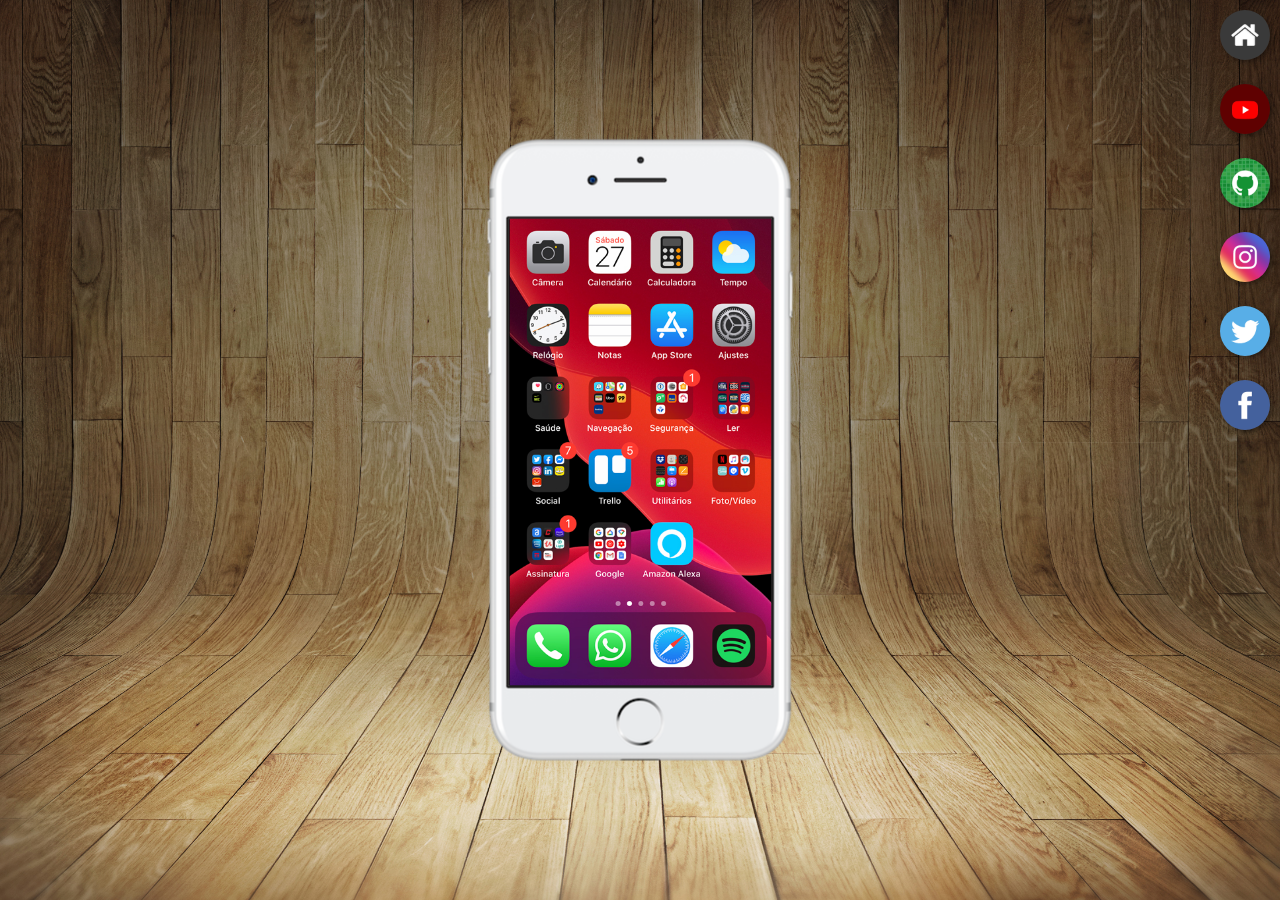
<file: index.html>
<!DOCTYPE html>
<html lang="pt-br">
<head>
    <meta charset="UTF-8">
    <meta name="viewport" content="width=device-width, initial-scale=1.0">
    <link rel="shortcut icon" href="../../Exercícios/ex017/images/favicon.ico" type="image/x-icon">
    <link rel="stylesheet" href="styles/style.css">
    <title>Projeto redes sociais</title>
</head>
<body>
    <main>
        <section id="iphone">
            <iframe src="home.html" name="tela" id="tela" frameborder="0"></iframe>
        </section>
        <section id="botoes">
            <a href="home.html" target="tela"><img src="images/logo-home.jpg" alt="Home"></a> <br>
            <a href="youtube.html" target="tela"><img src="images/logo-youtube.jpg" alt="YouTube"></a> <br>
            <a href="github.html" target="tela"><img src="images/logo-github.jpg" alt="GitHub"></a> <br>
            <a href="instagram.html" target="tela"><img src="images/logo-instagram.jpg" alt="Instagram"></a> <br>
            <a href="twitter.html" target="tela"><img src="images/logo-twitter.jpg" alt="Twitter"></a> <br>
            <a href="facebook.html" target="tela"><img src="images/logo-facebook.jpg" alt="Facebook"></a>
        </section>
    </main>
</body>
</html>
</file>
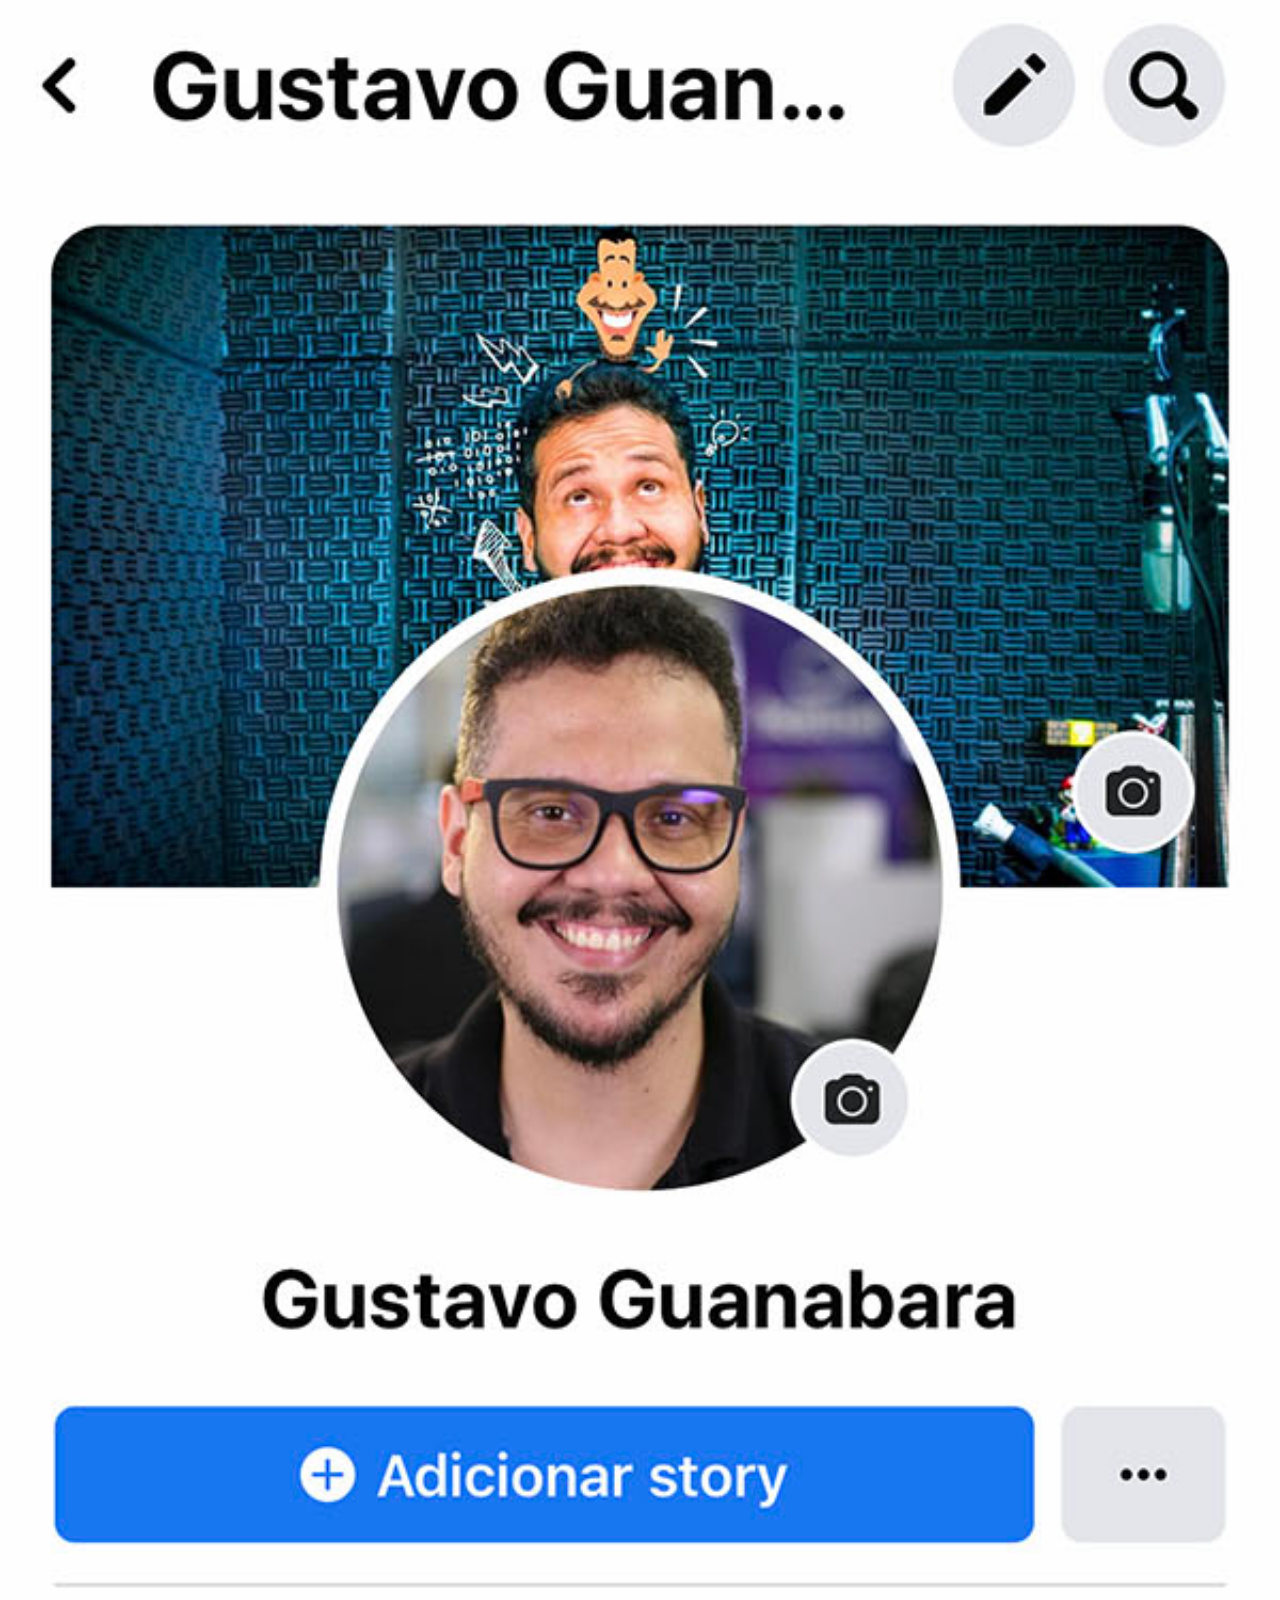
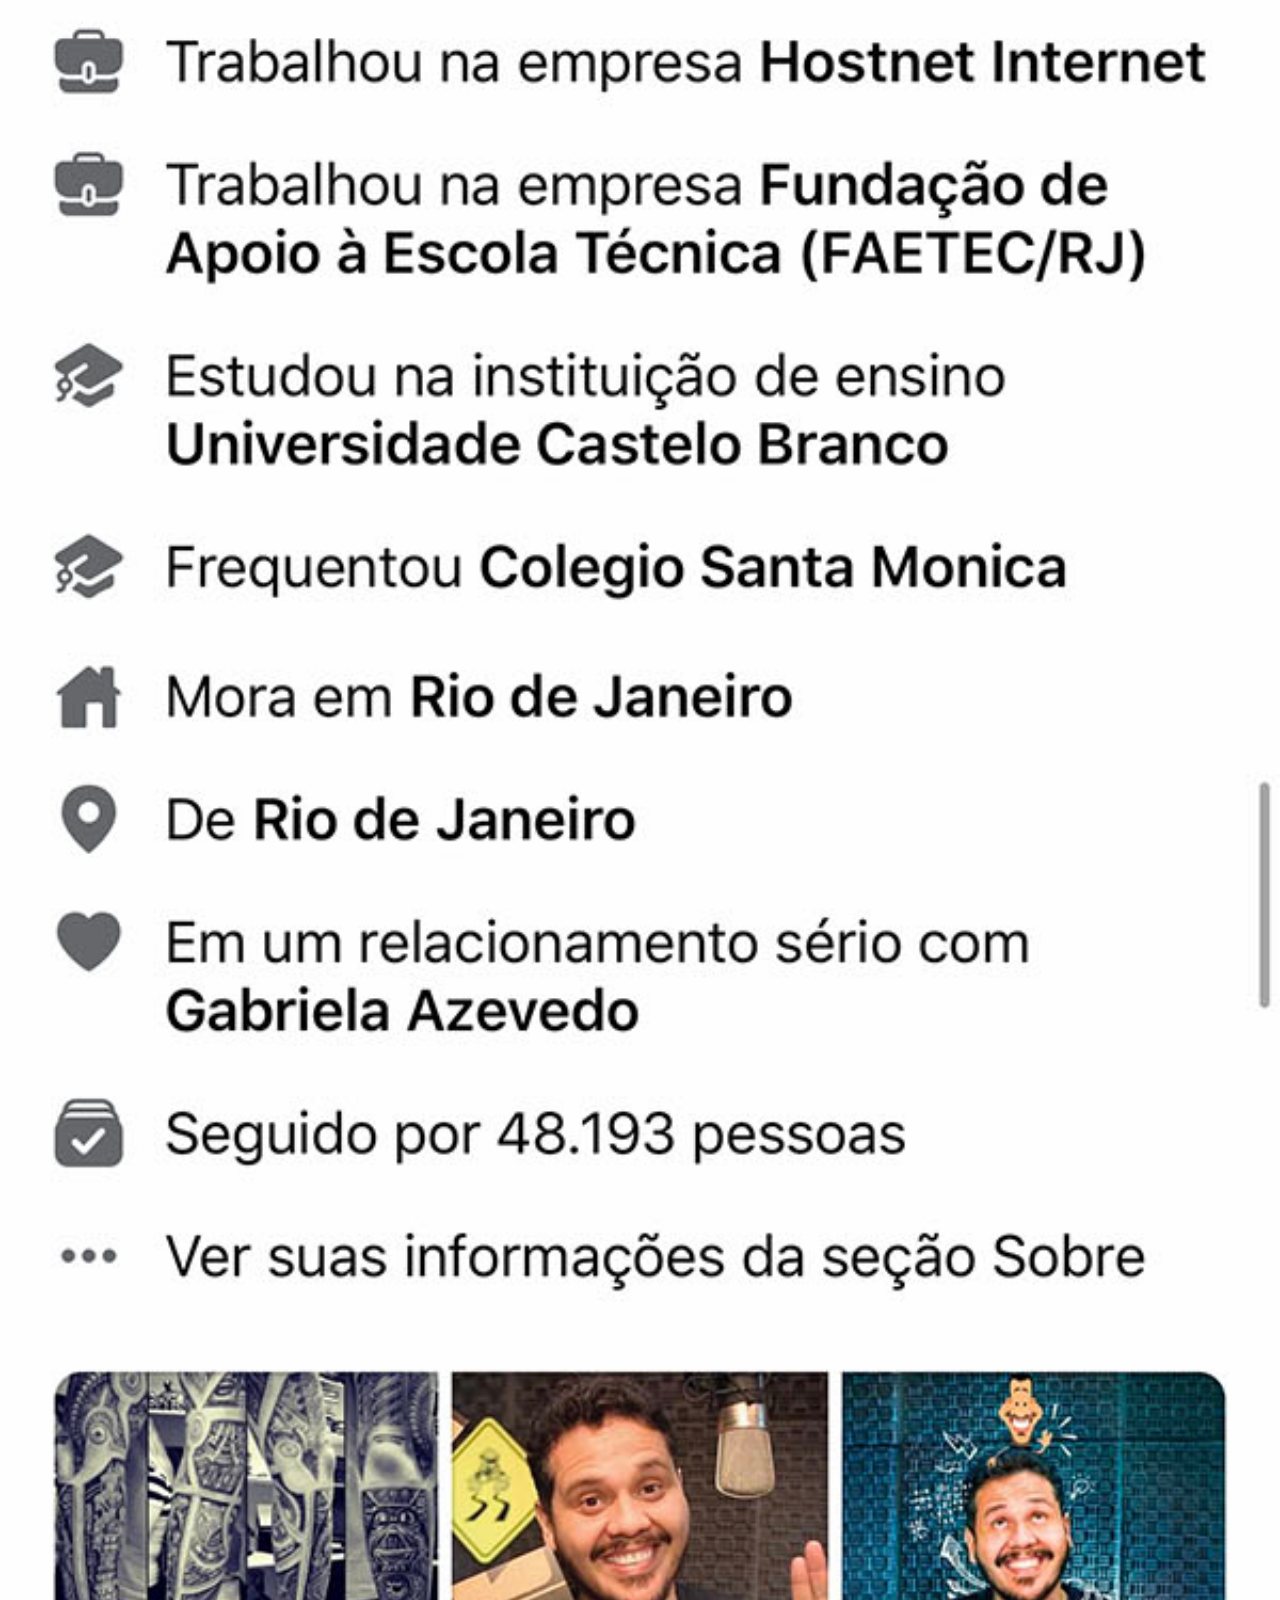
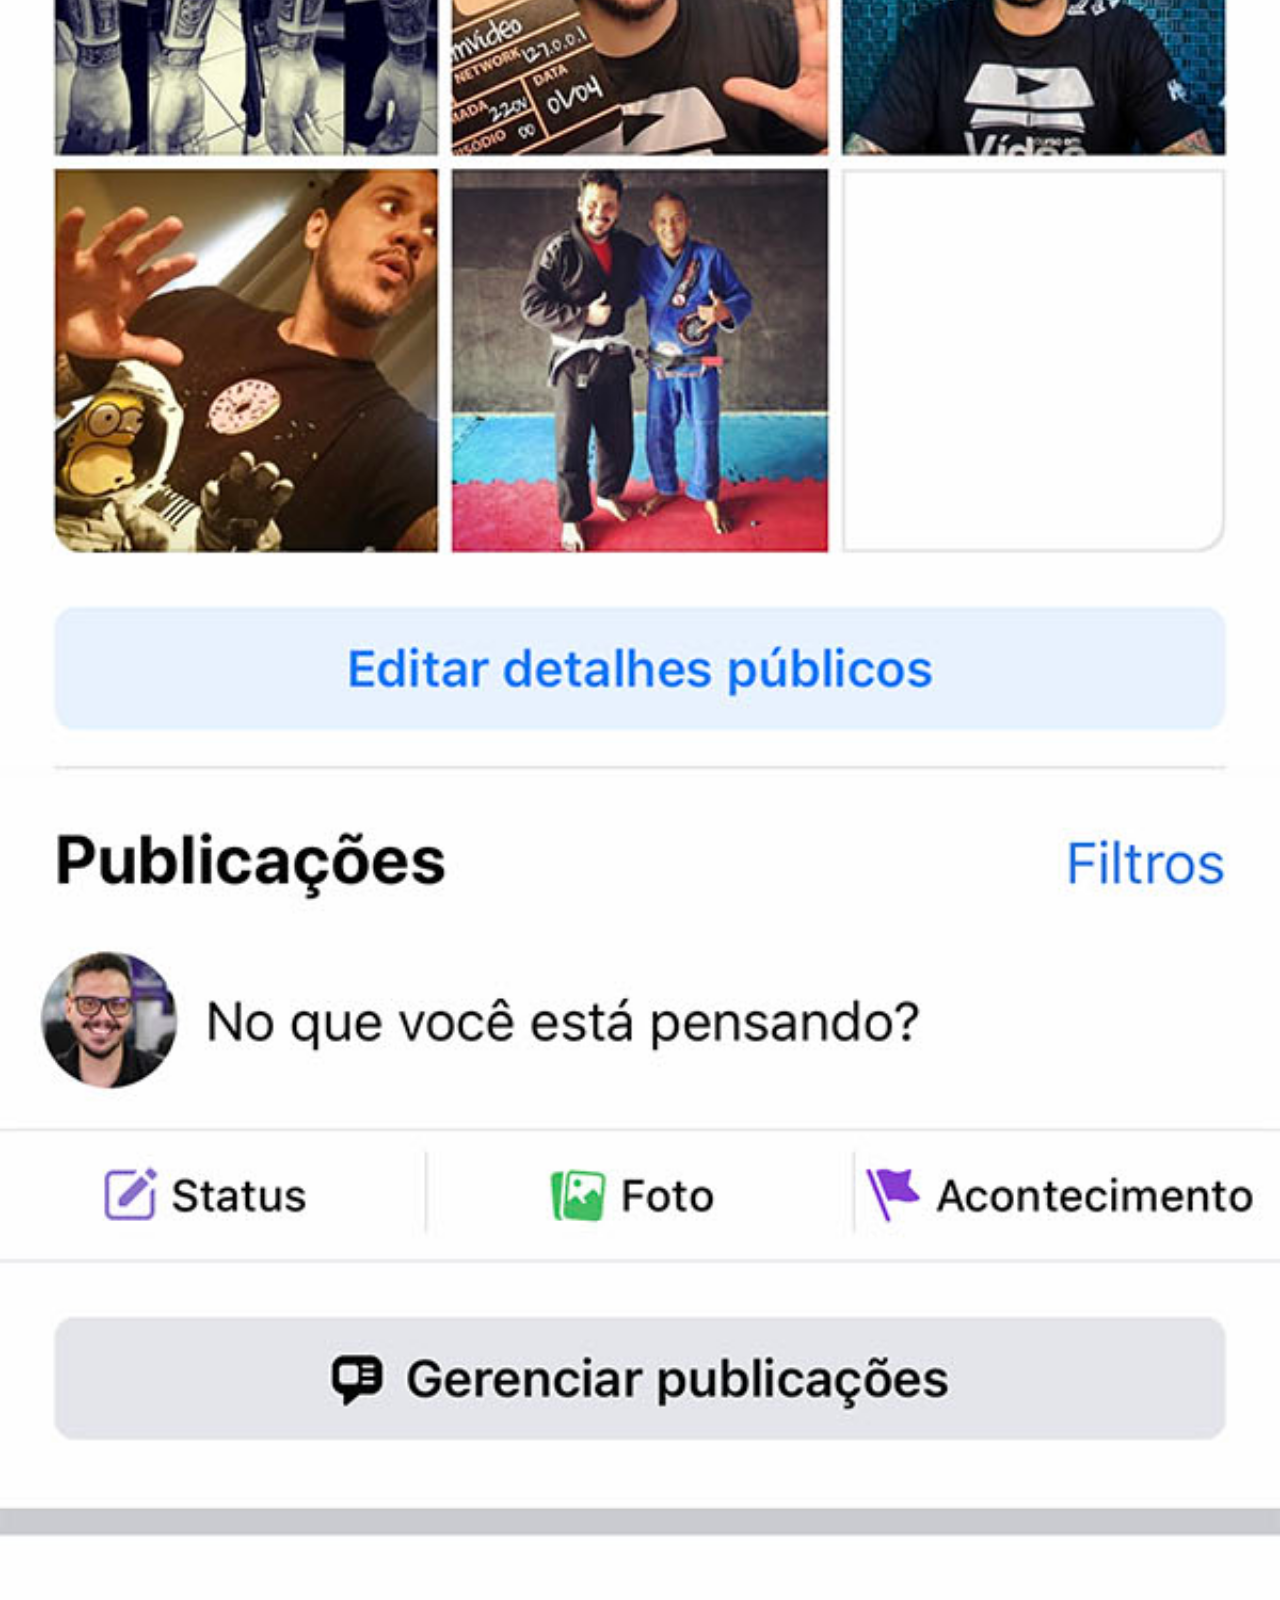
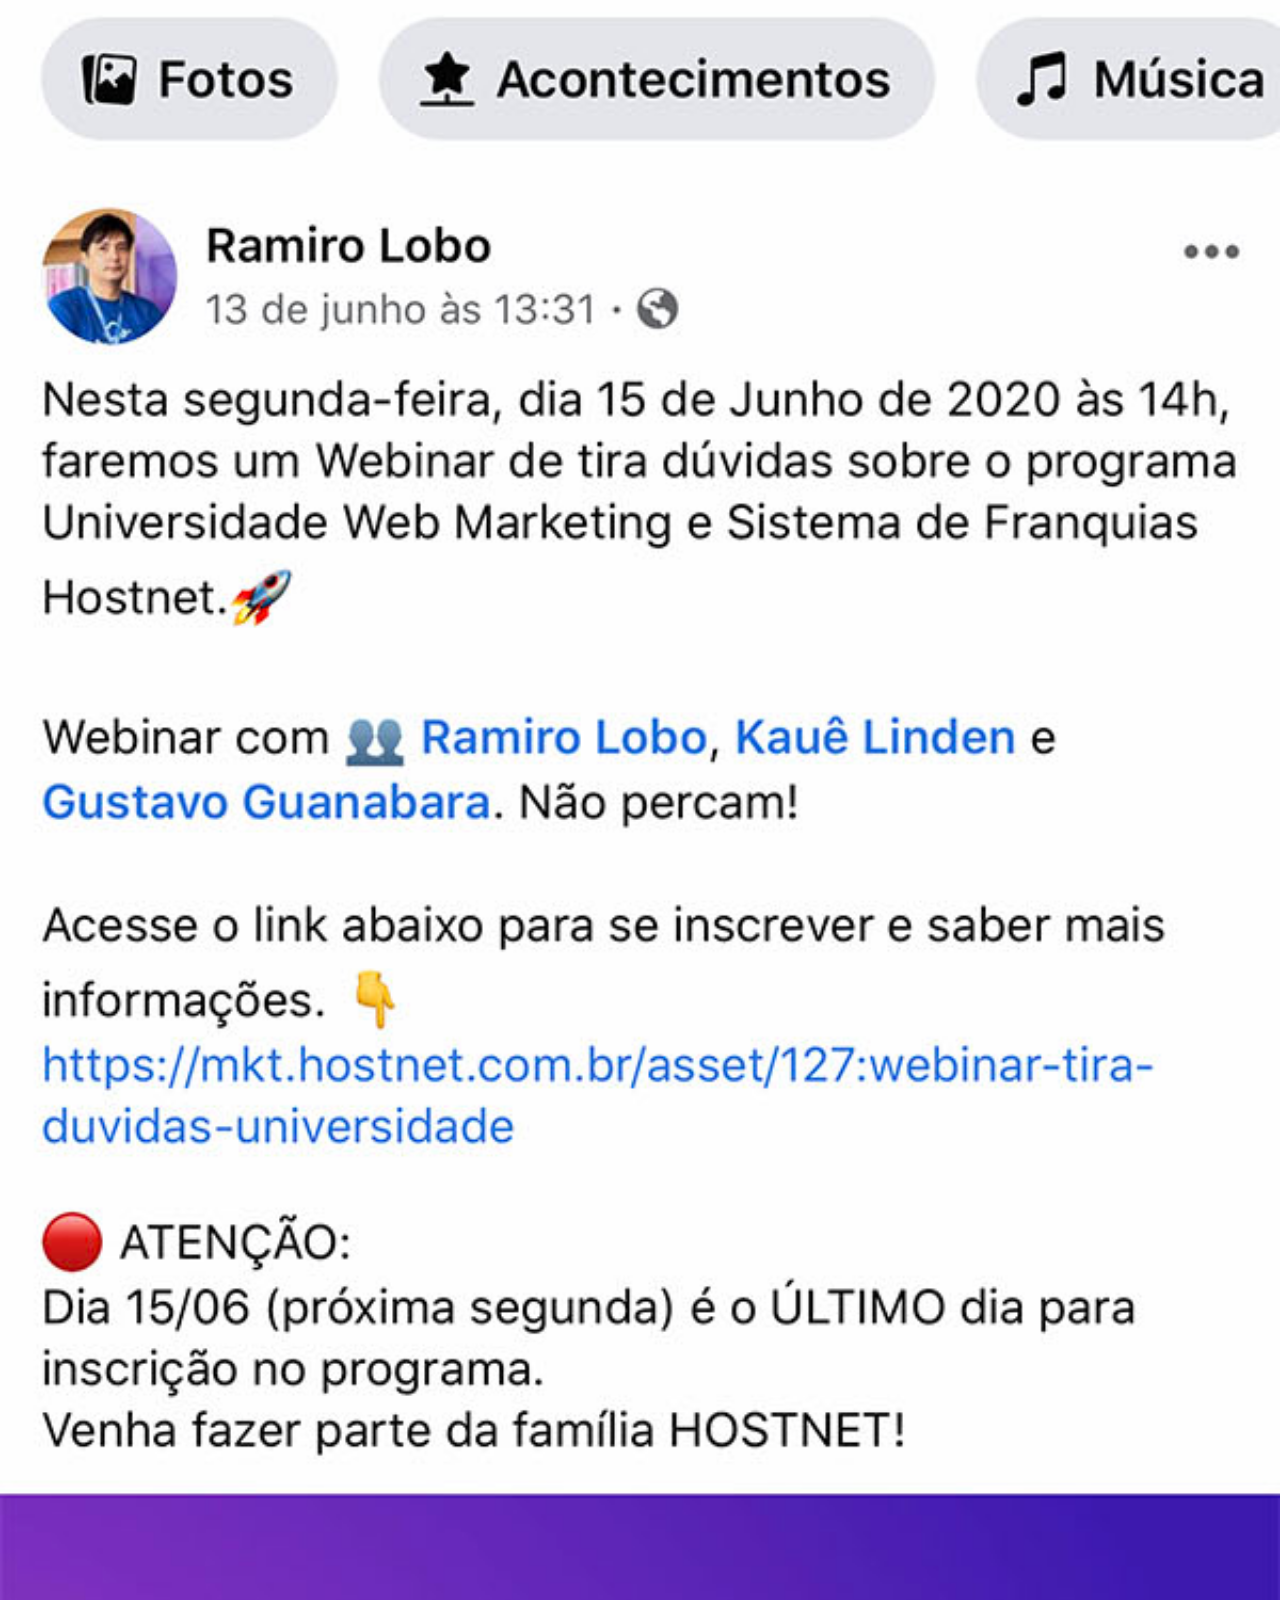
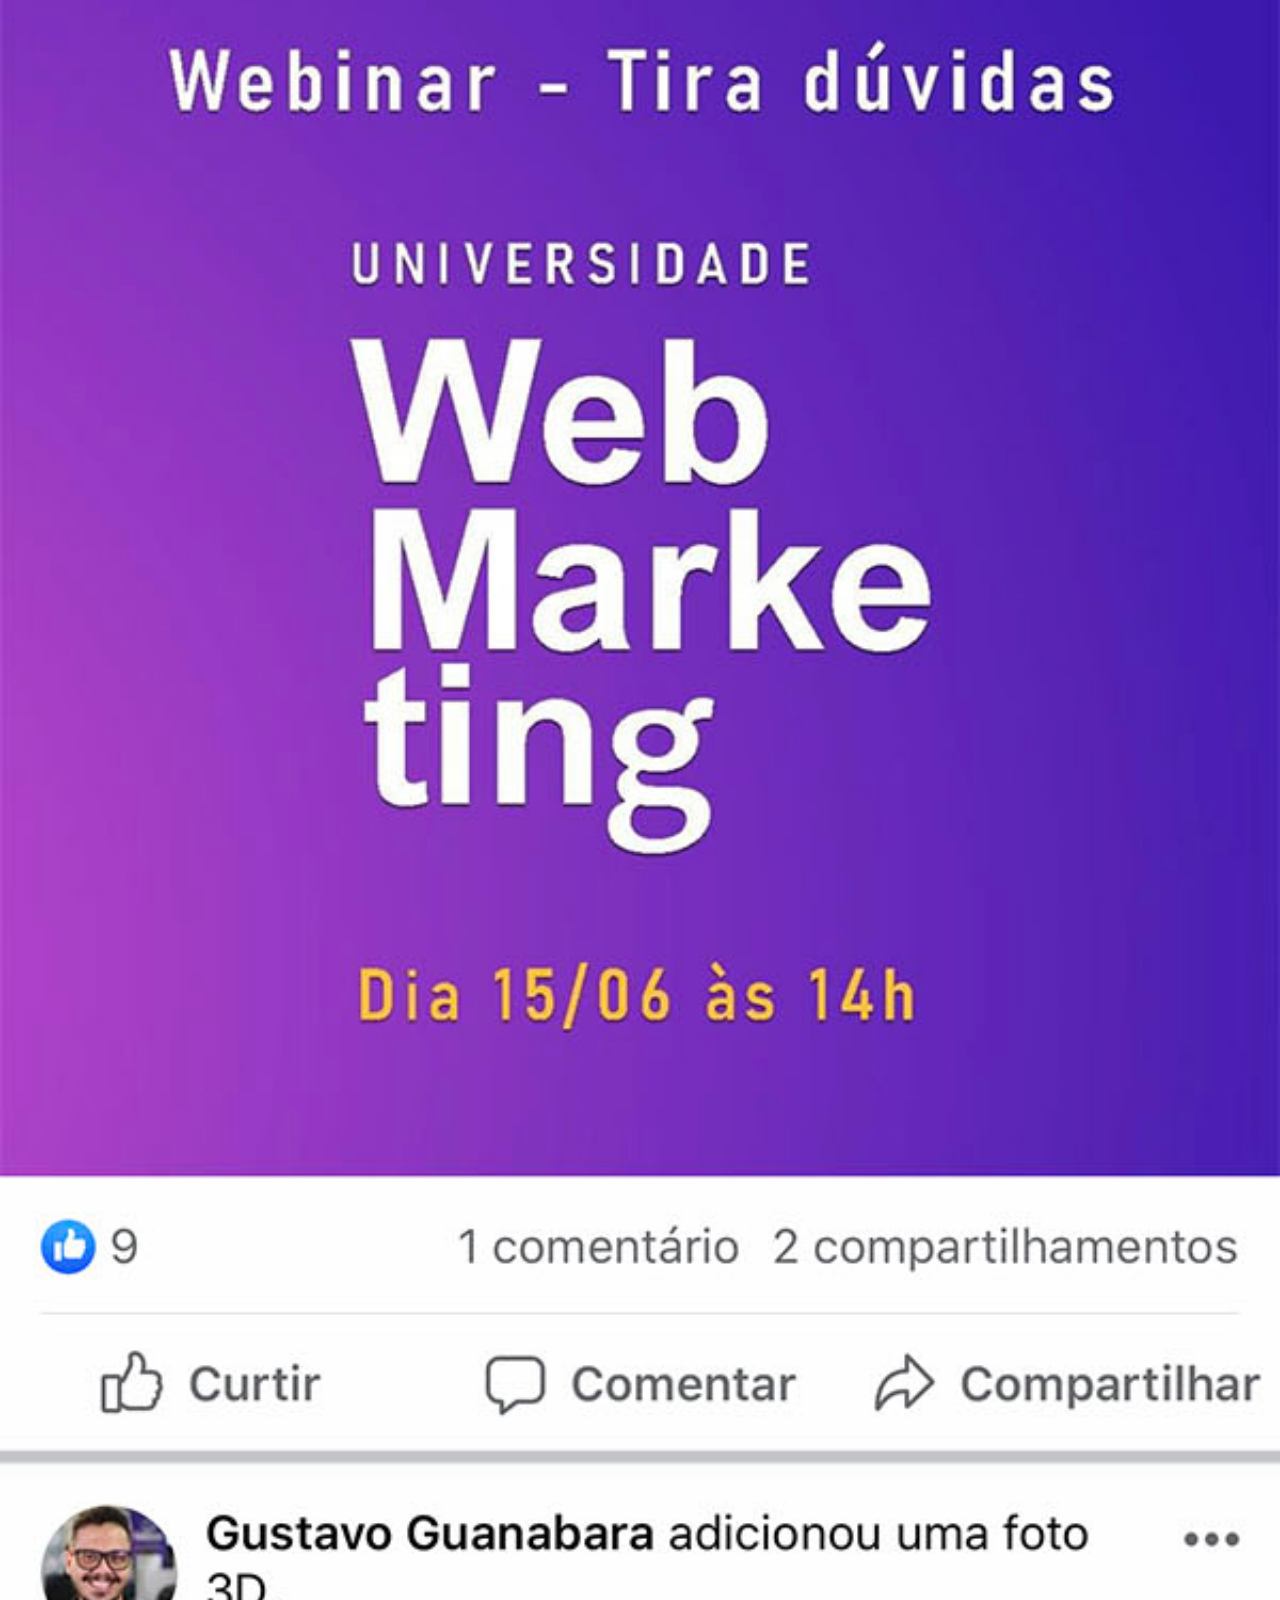
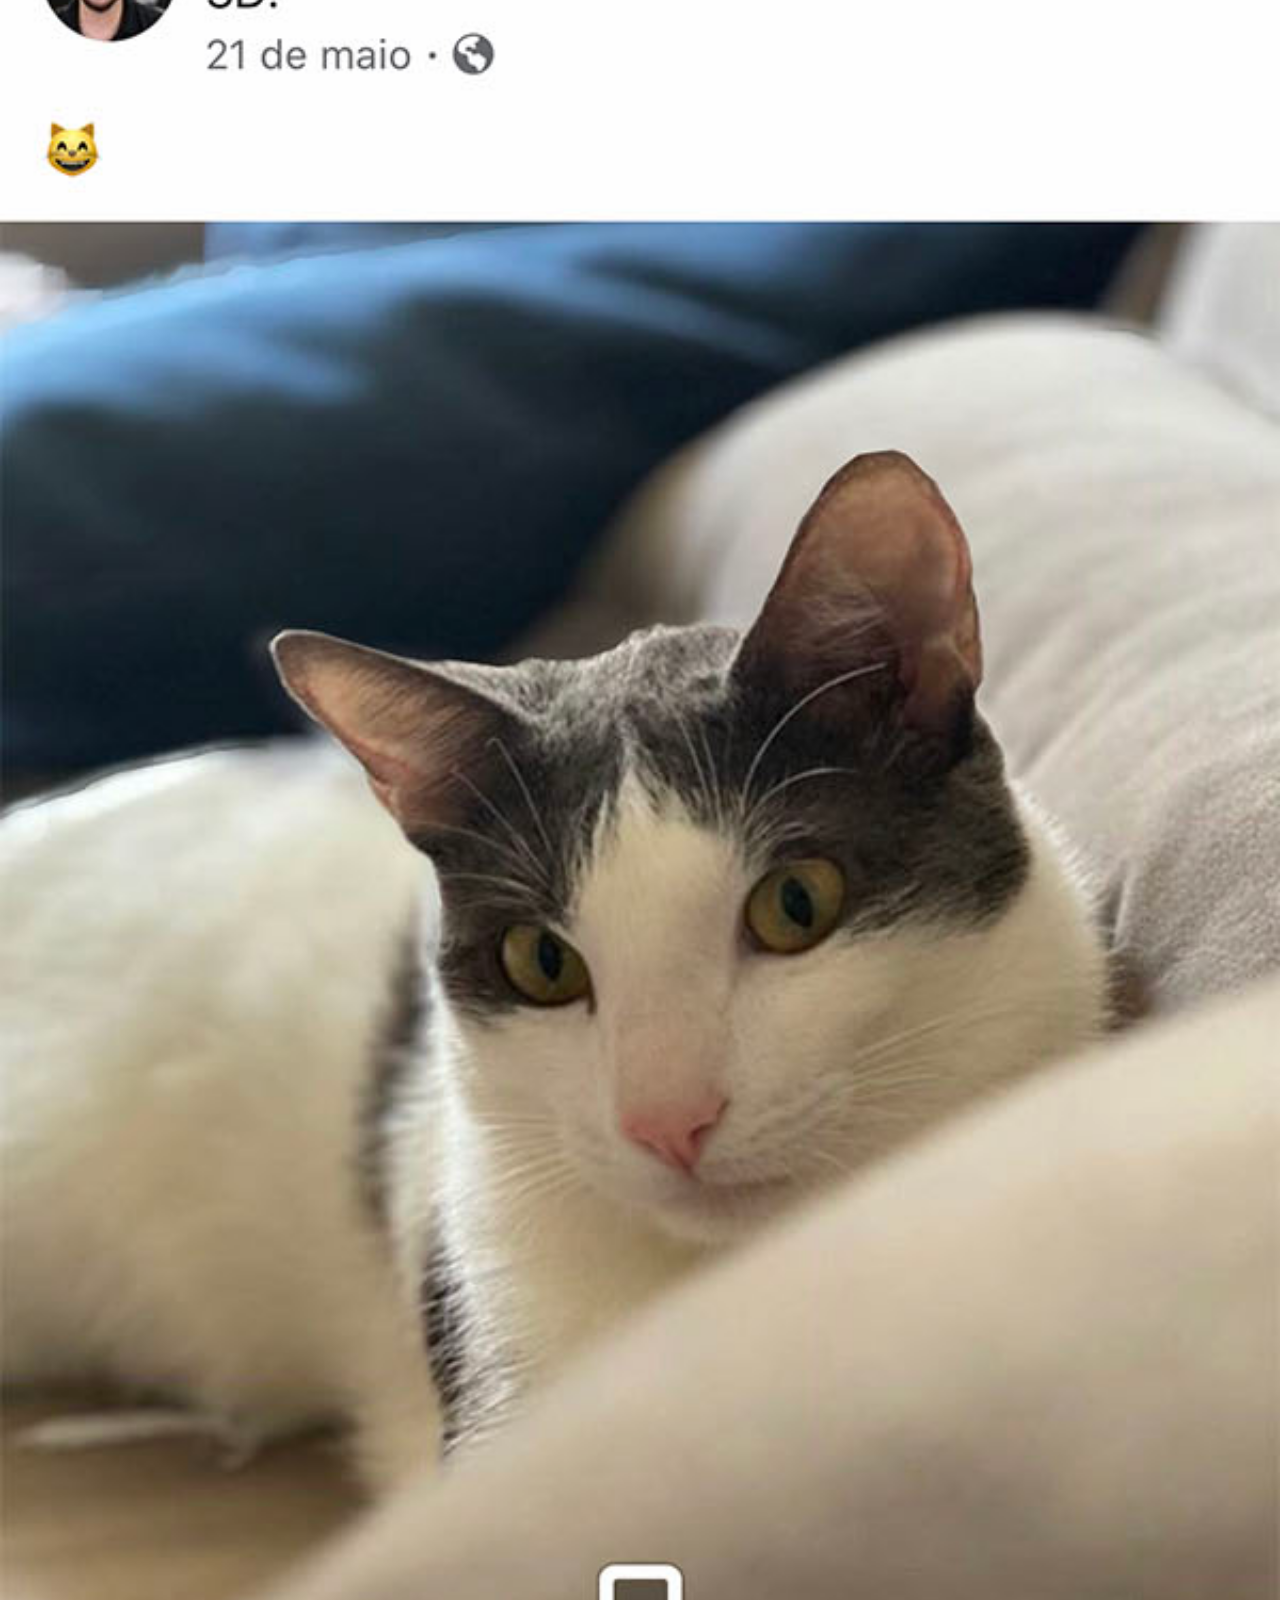
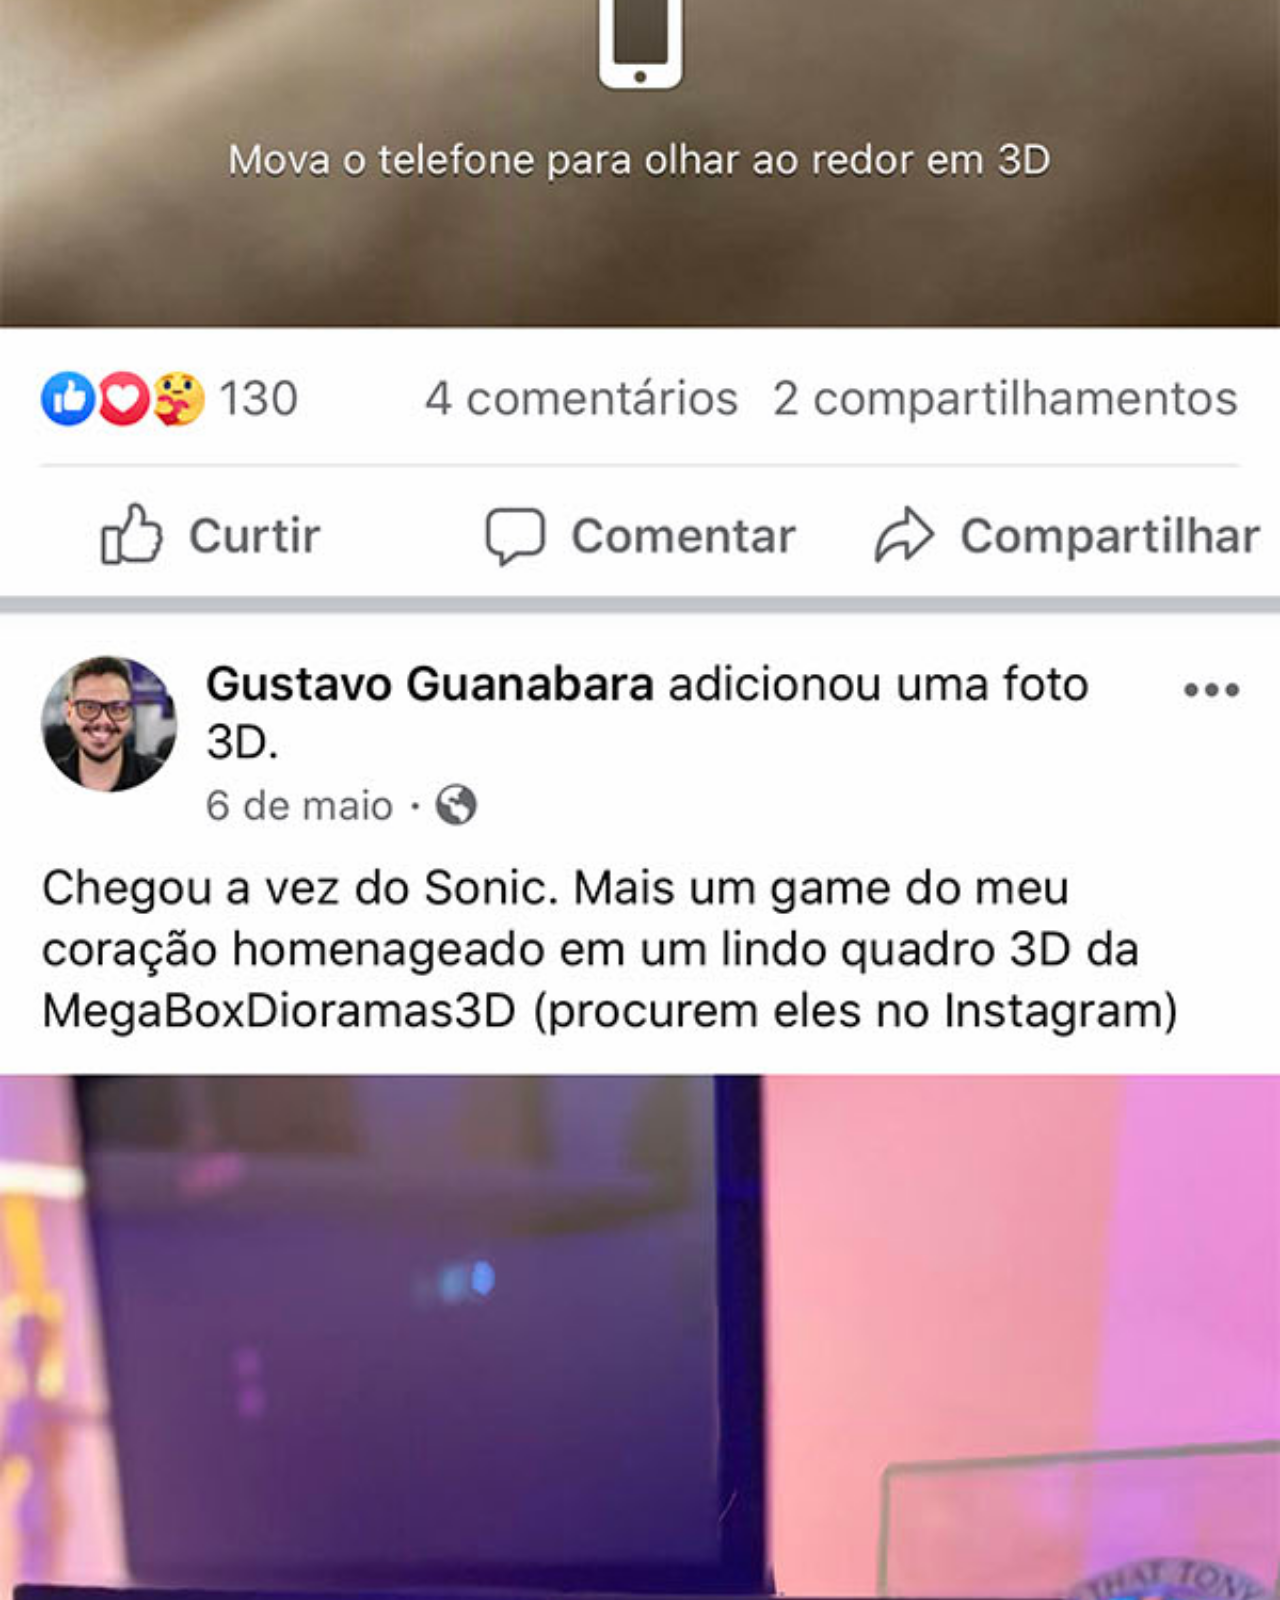
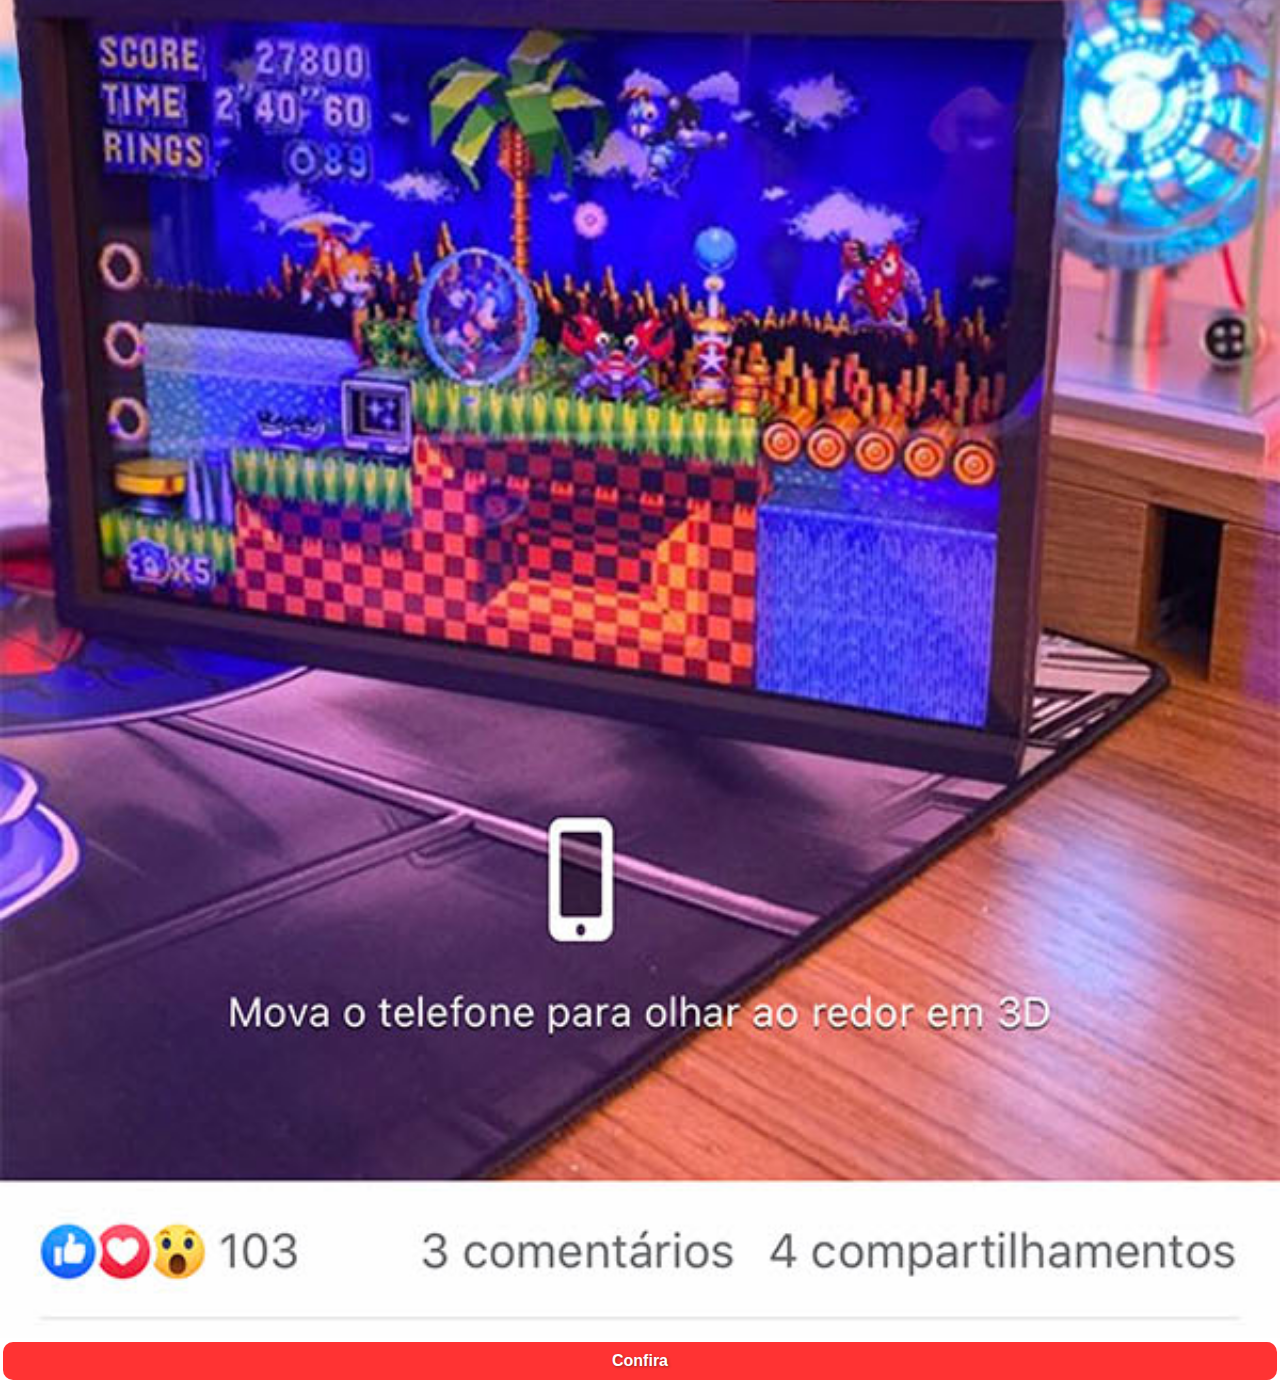
<file: facebook.html>
<!DOCTYPE html>
<html lang="pt-br">
<head>
    <meta charset="UTF-8">
    <meta name="viewport" content="width=device-width, initial-scale=1.0">
    <link rel="stylesheet" href="styles/paginas.css">
    <title>Facebook</title>
</head>
<body>
    <main>
        <img src="images/tela-facebook.jpg" alt="Tela Facebook">
        <a href="https://www.facebook.com/gustavoguanabara" target="_blank">Confira</a>
    </main>
</body>
</html>
</file>
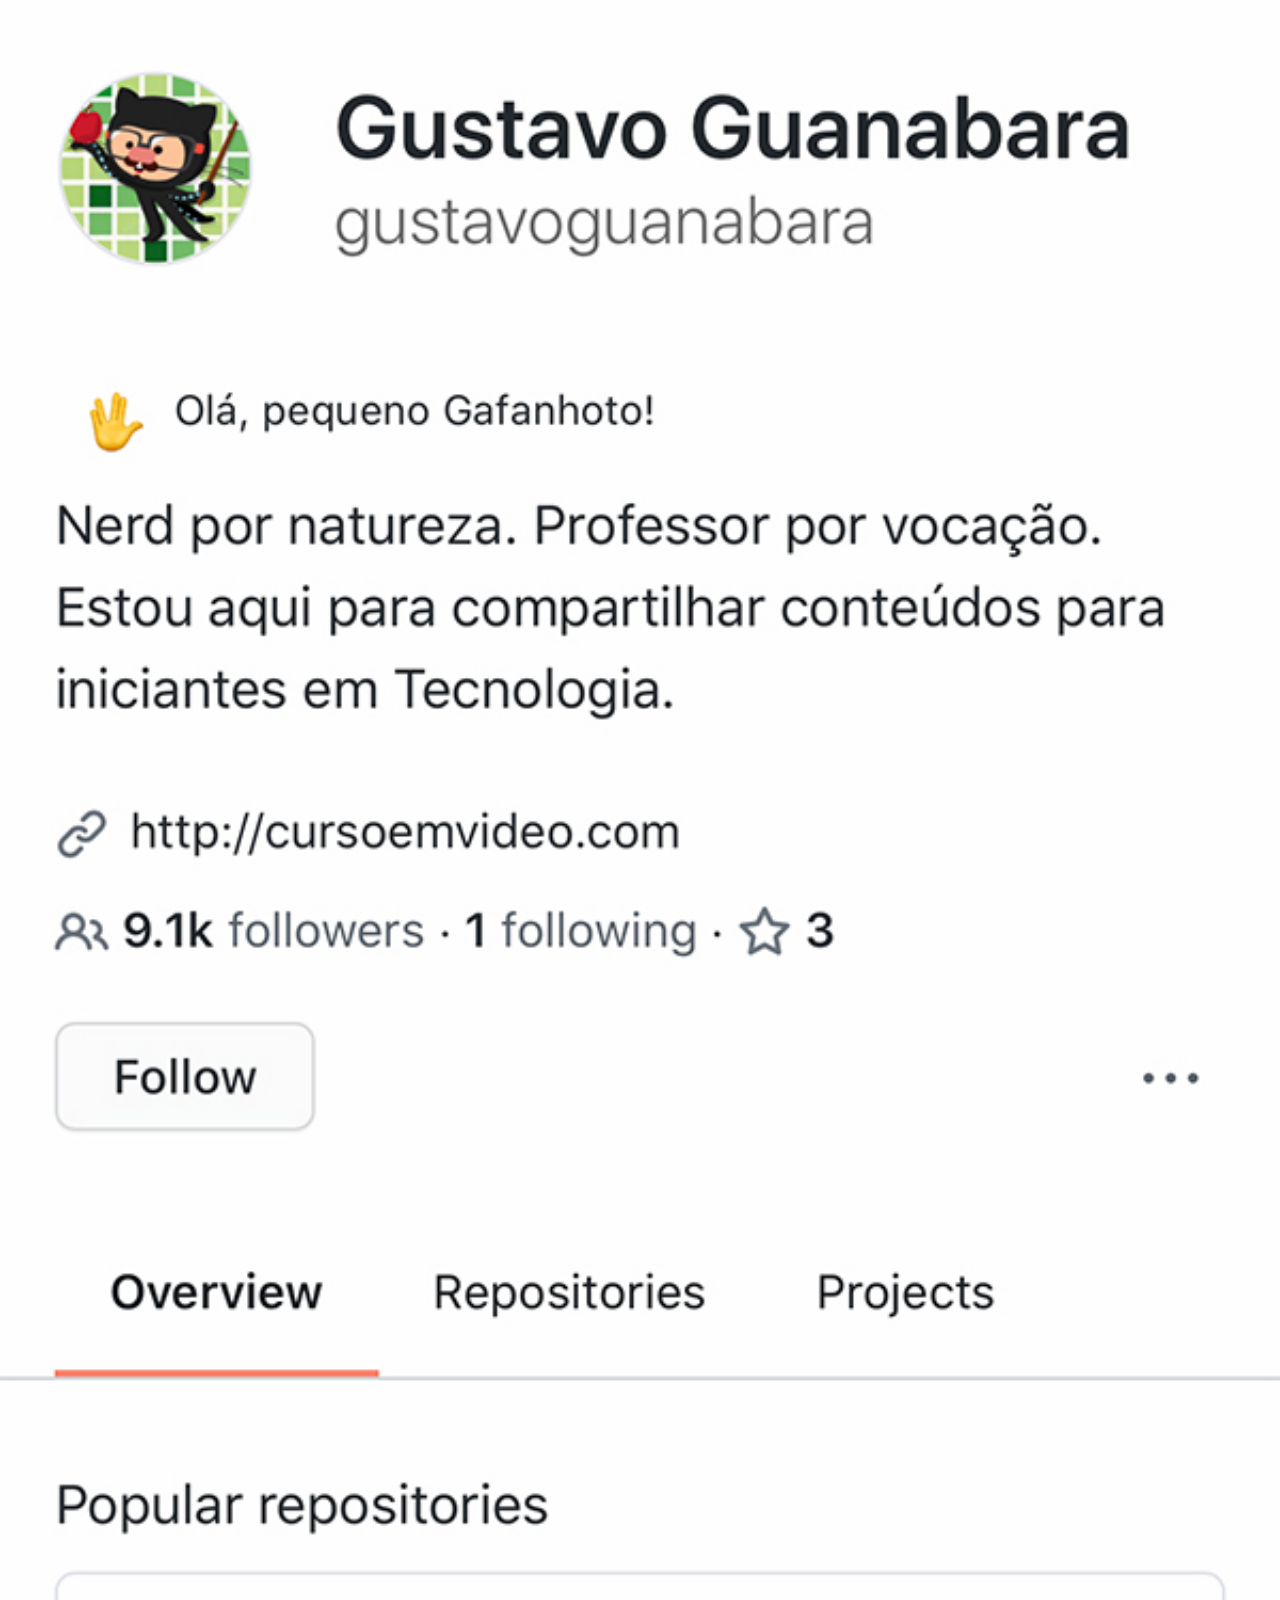
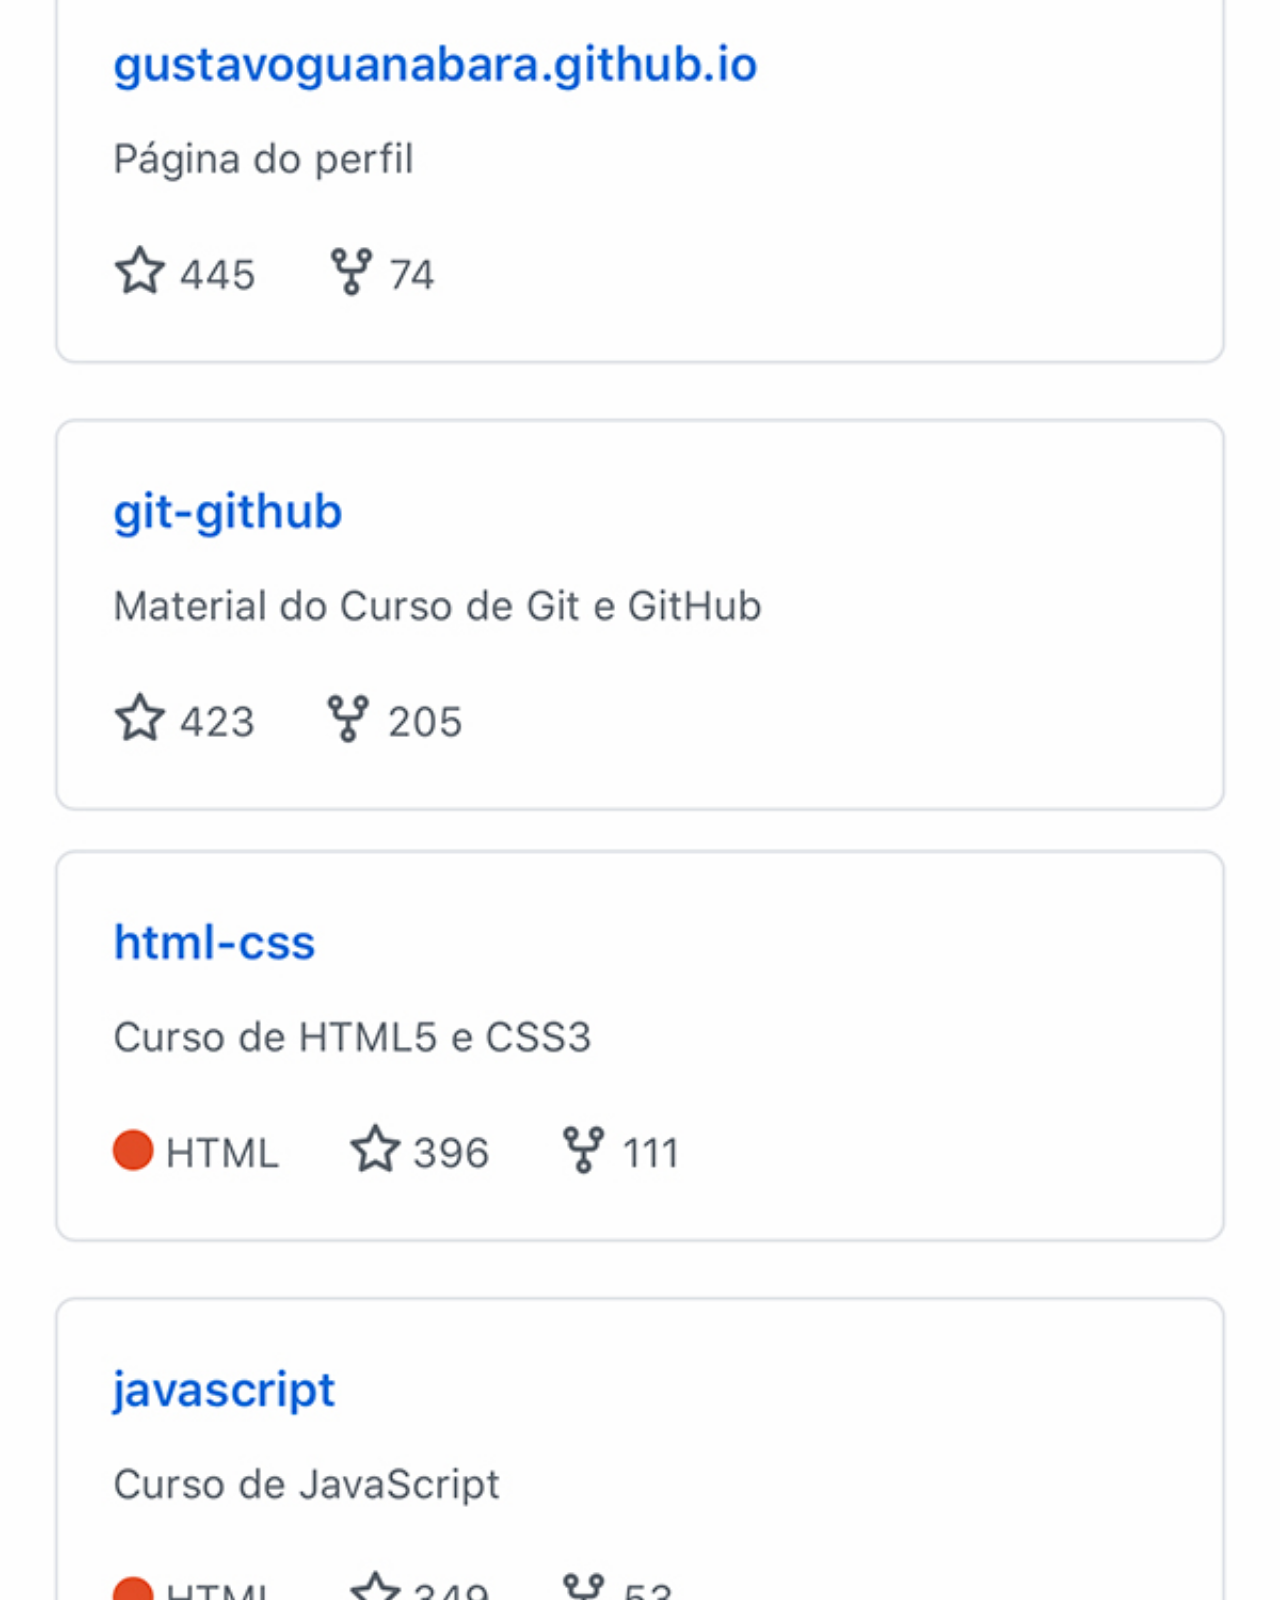
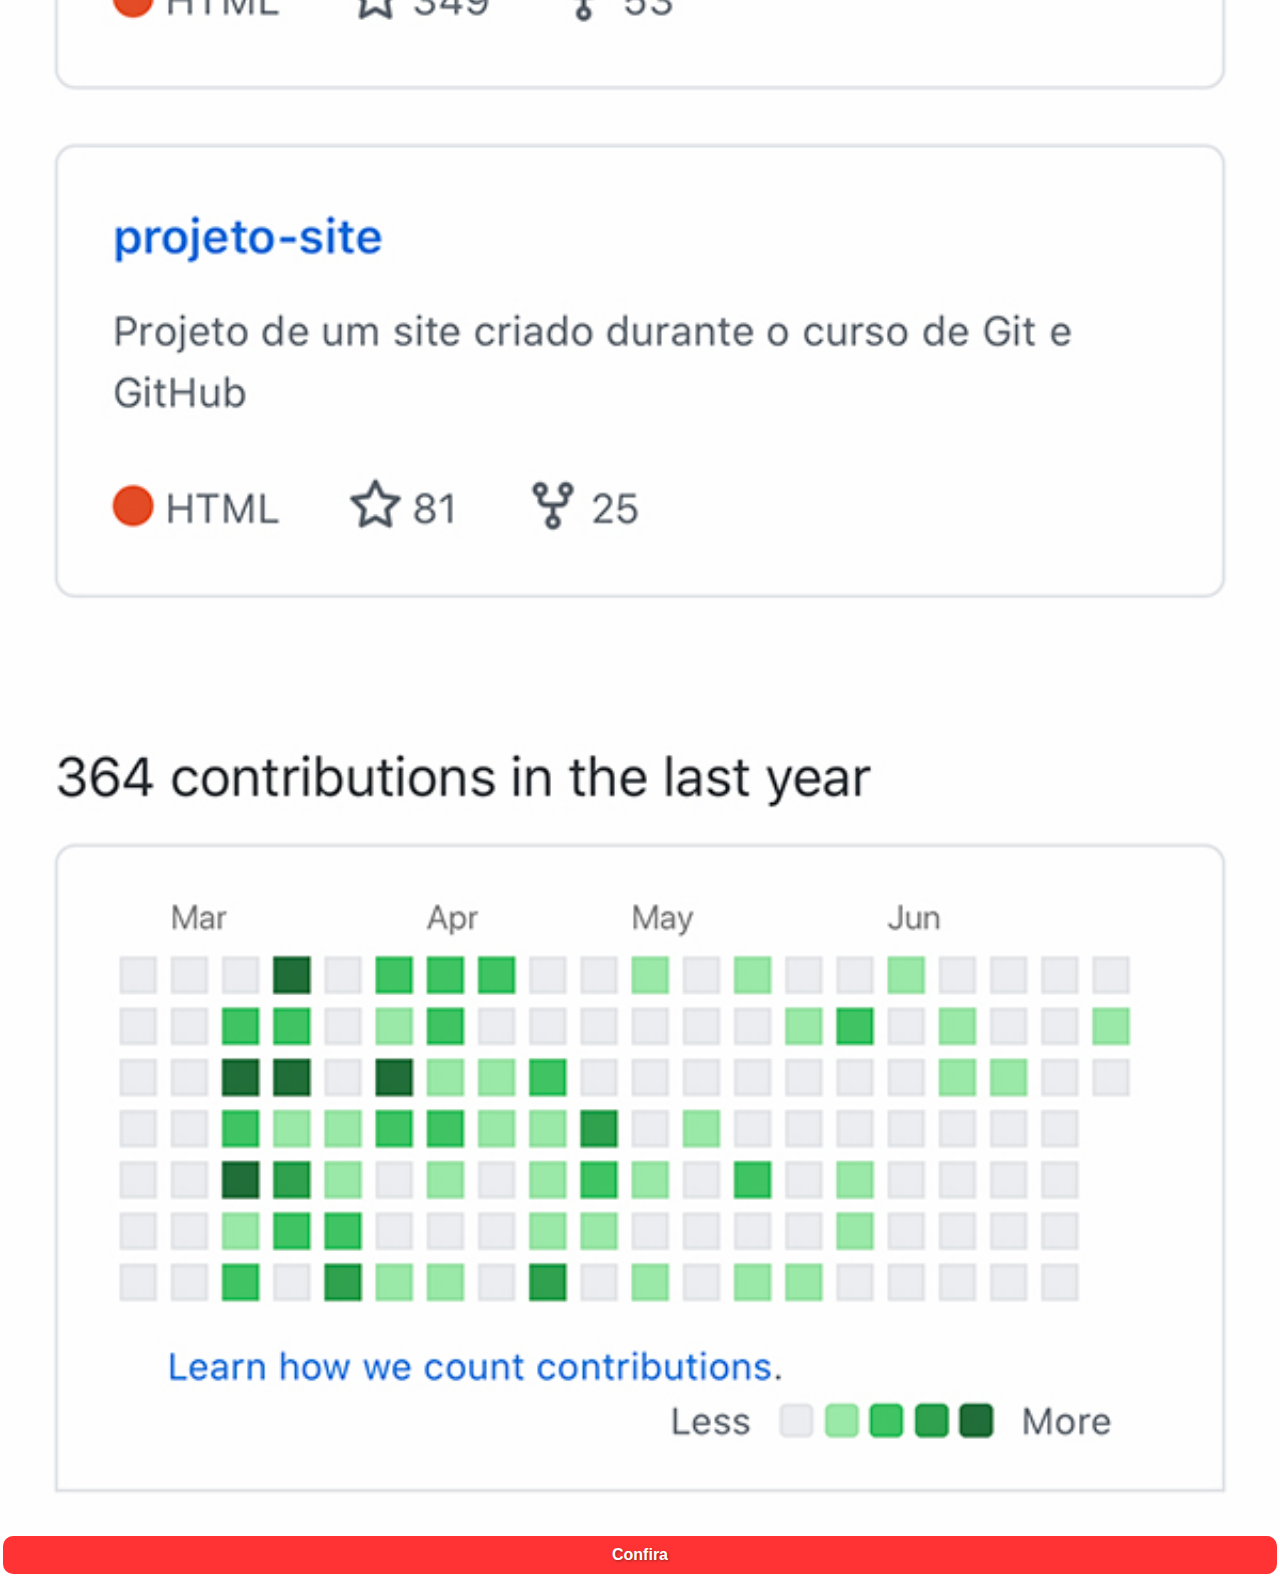
<file: github.html>
<!DOCTYPE html>
<html lang="pt-br">
<head>
    <meta charset="UTF-8">
    <meta name="viewport" content="width=device-width, initial-scale=1.0">
    <link rel="stylesheet" href="styles/paginas.css">
    <title>GitHub</title>
</head>
<body>
    <main>
        <img src="images/tela-github.jpg" alt="Tela GitHub">
        <a href="https://github.com/gustavoguanabara" target="_blank">Confira</a>
    </main>
</body>
</html>
</file>
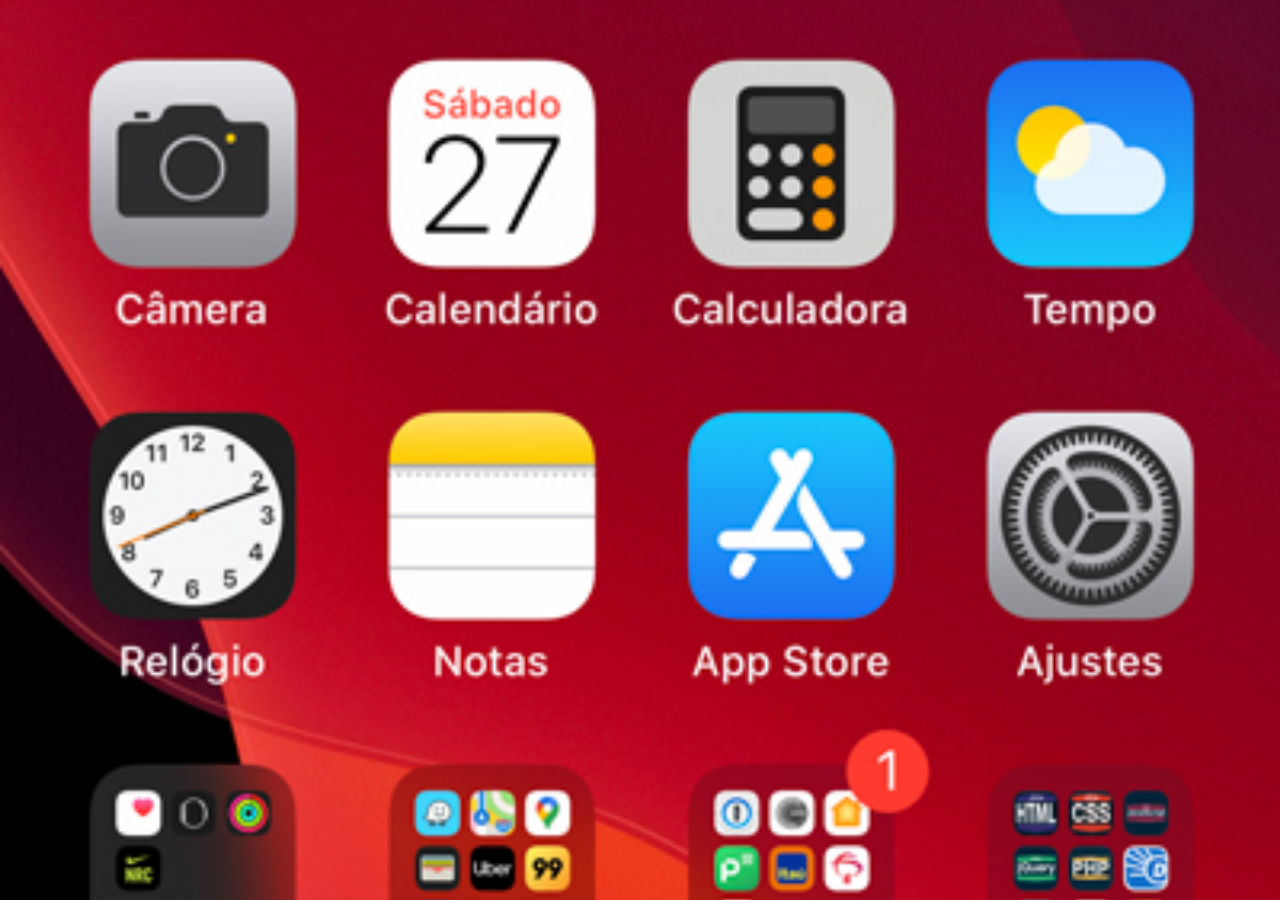
<file: home.html>
<!DOCTYPE html>
<html lang="pt-br">
<head>
    <meta charset="UTF-8">
    <meta name="viewport" content="width=device-width, initial-scale=1.0">
    <style>
        * {
            margin: 0;
            padding: 0;
        }

        body {
            width: 100vw;
            height: 100vh;
            background: url('images/tela-home.jpg') top center no-repeat;
            background-size: cover;
        }
    </style>
    <title>Document</title>
</head>
<body>
    
</body>
</html>
</file>
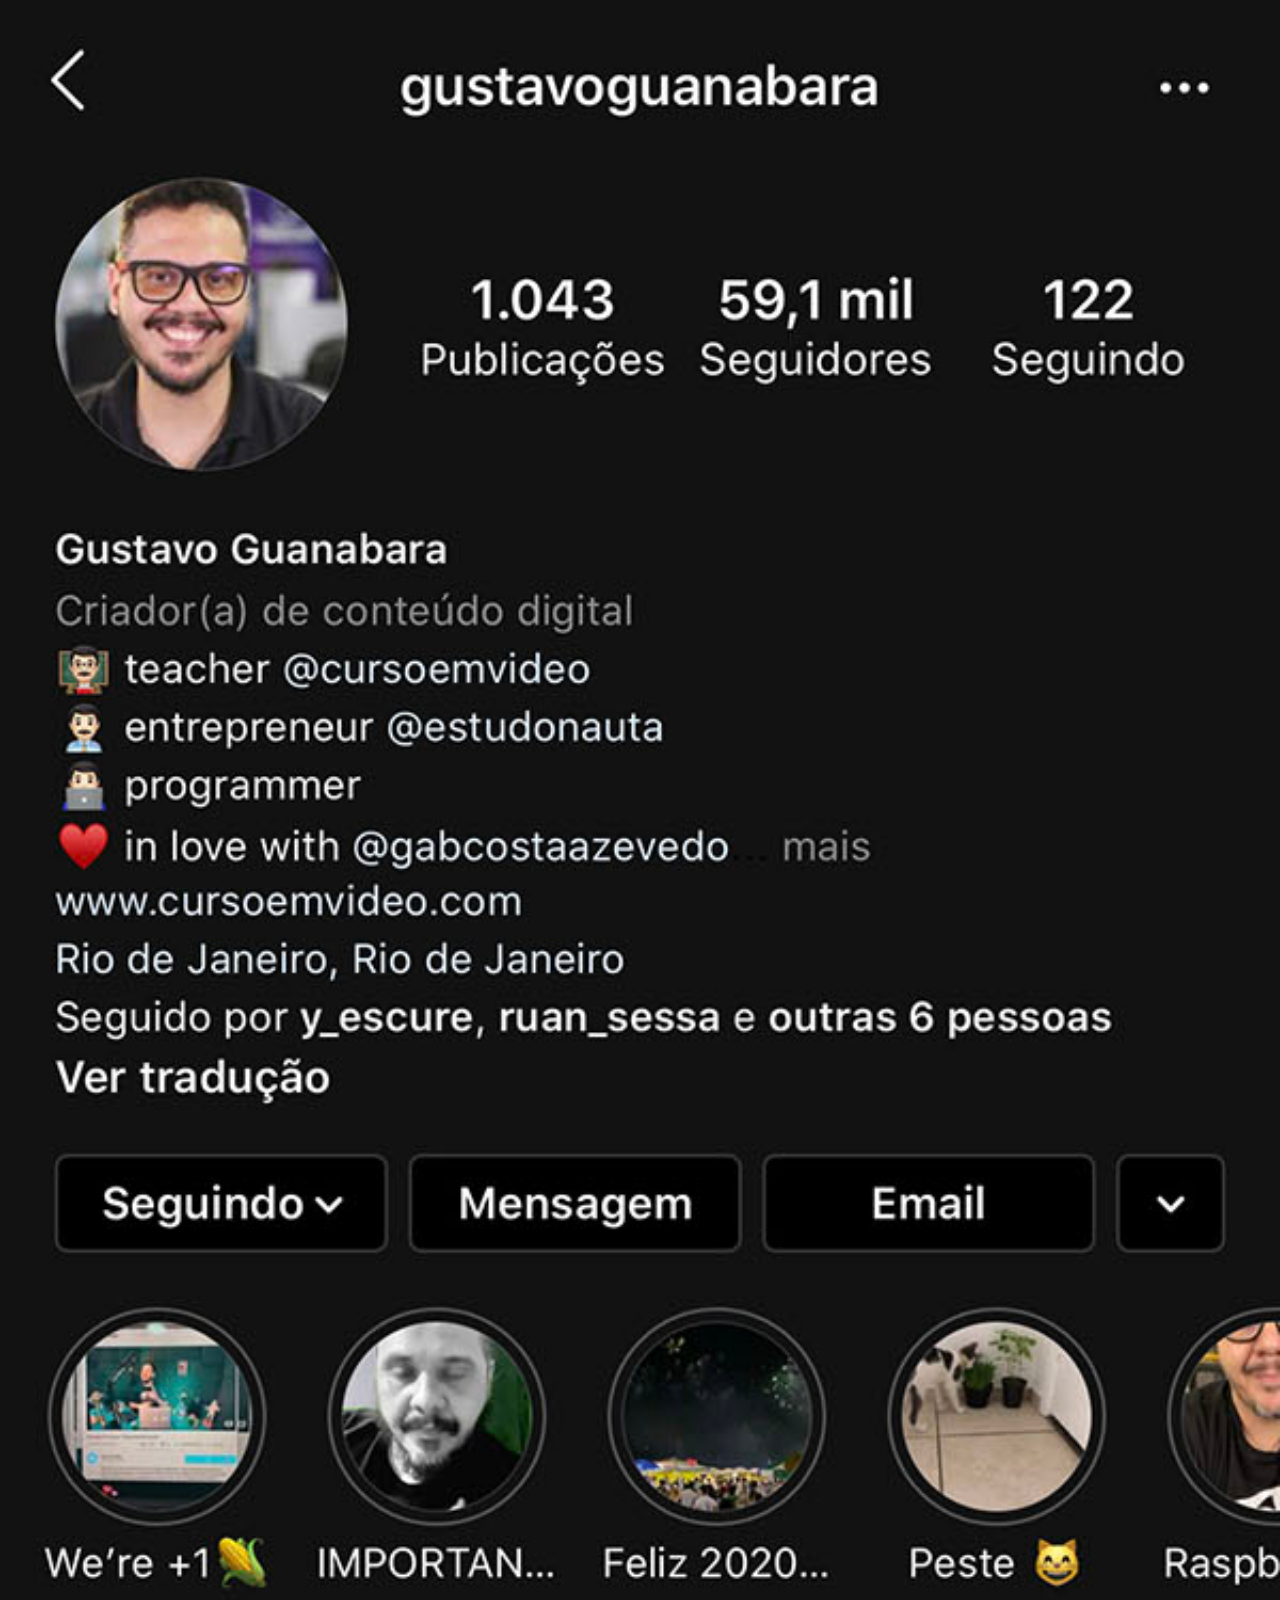
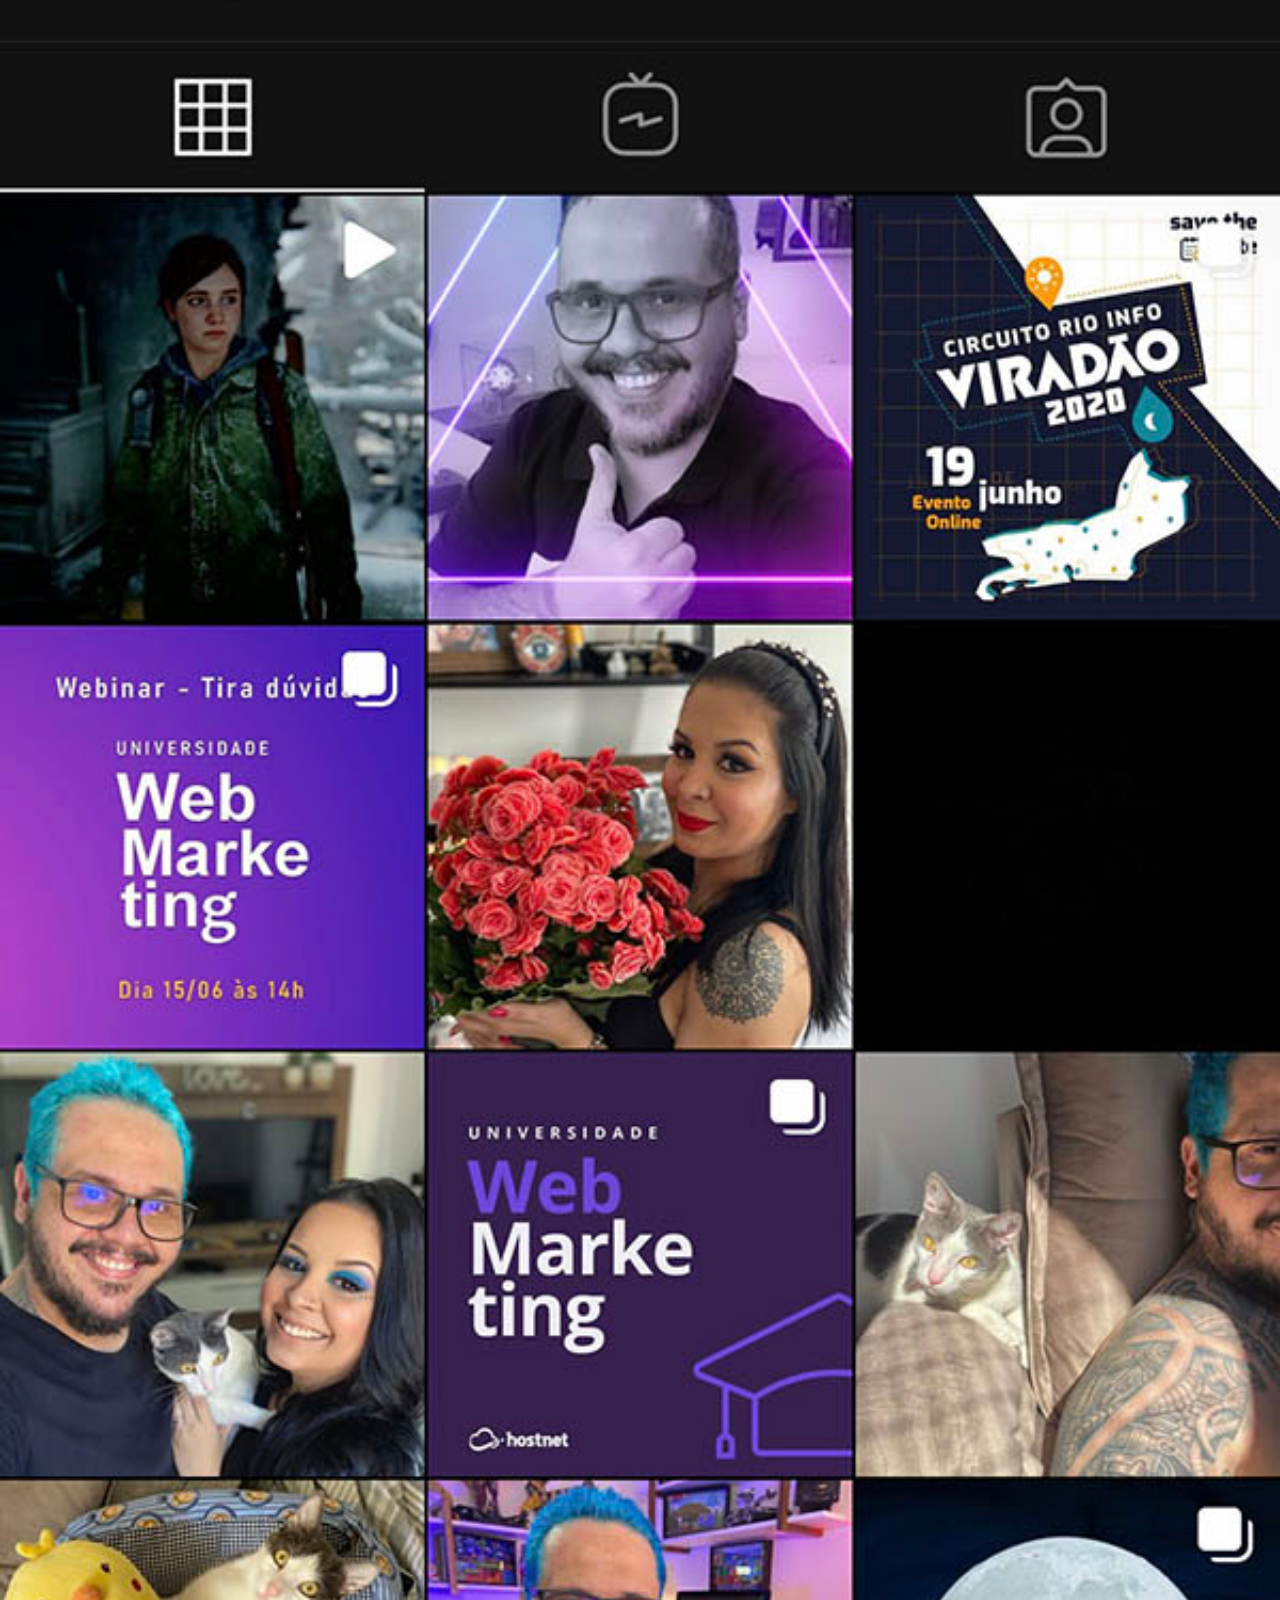
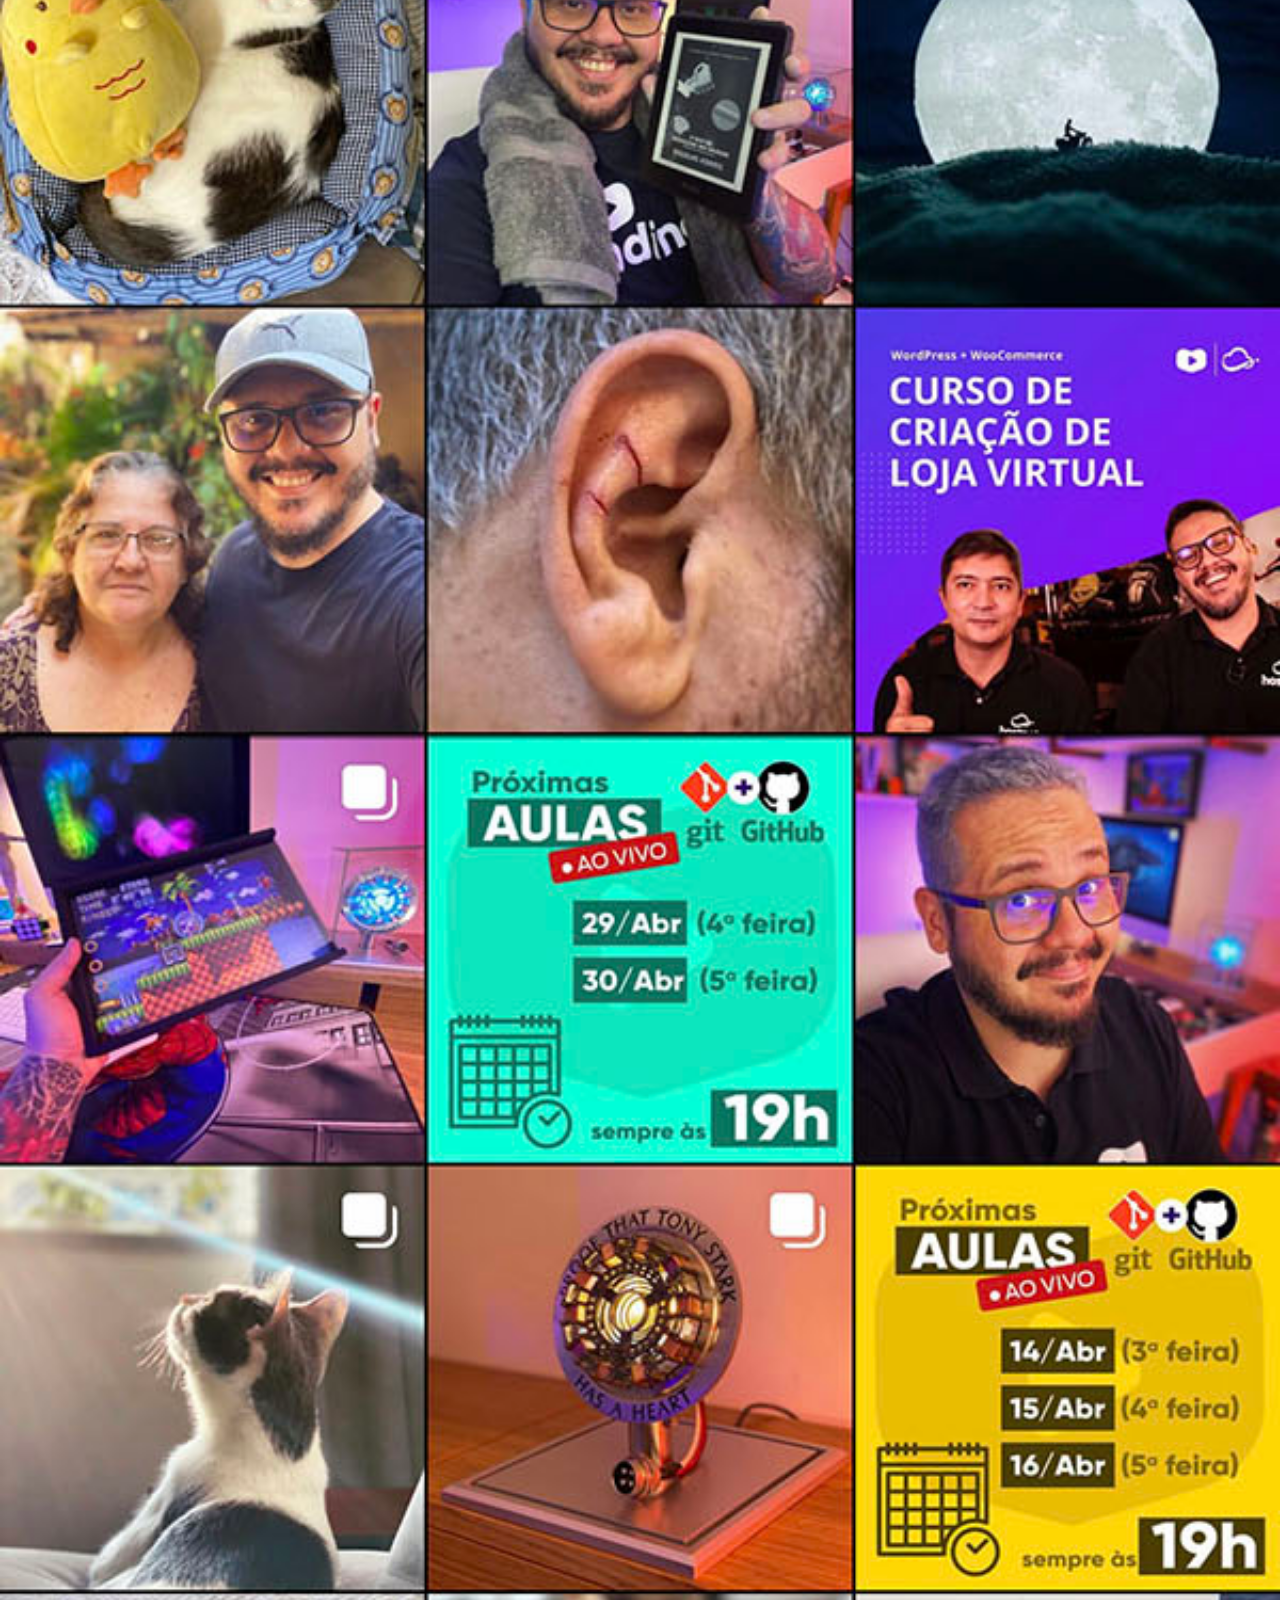
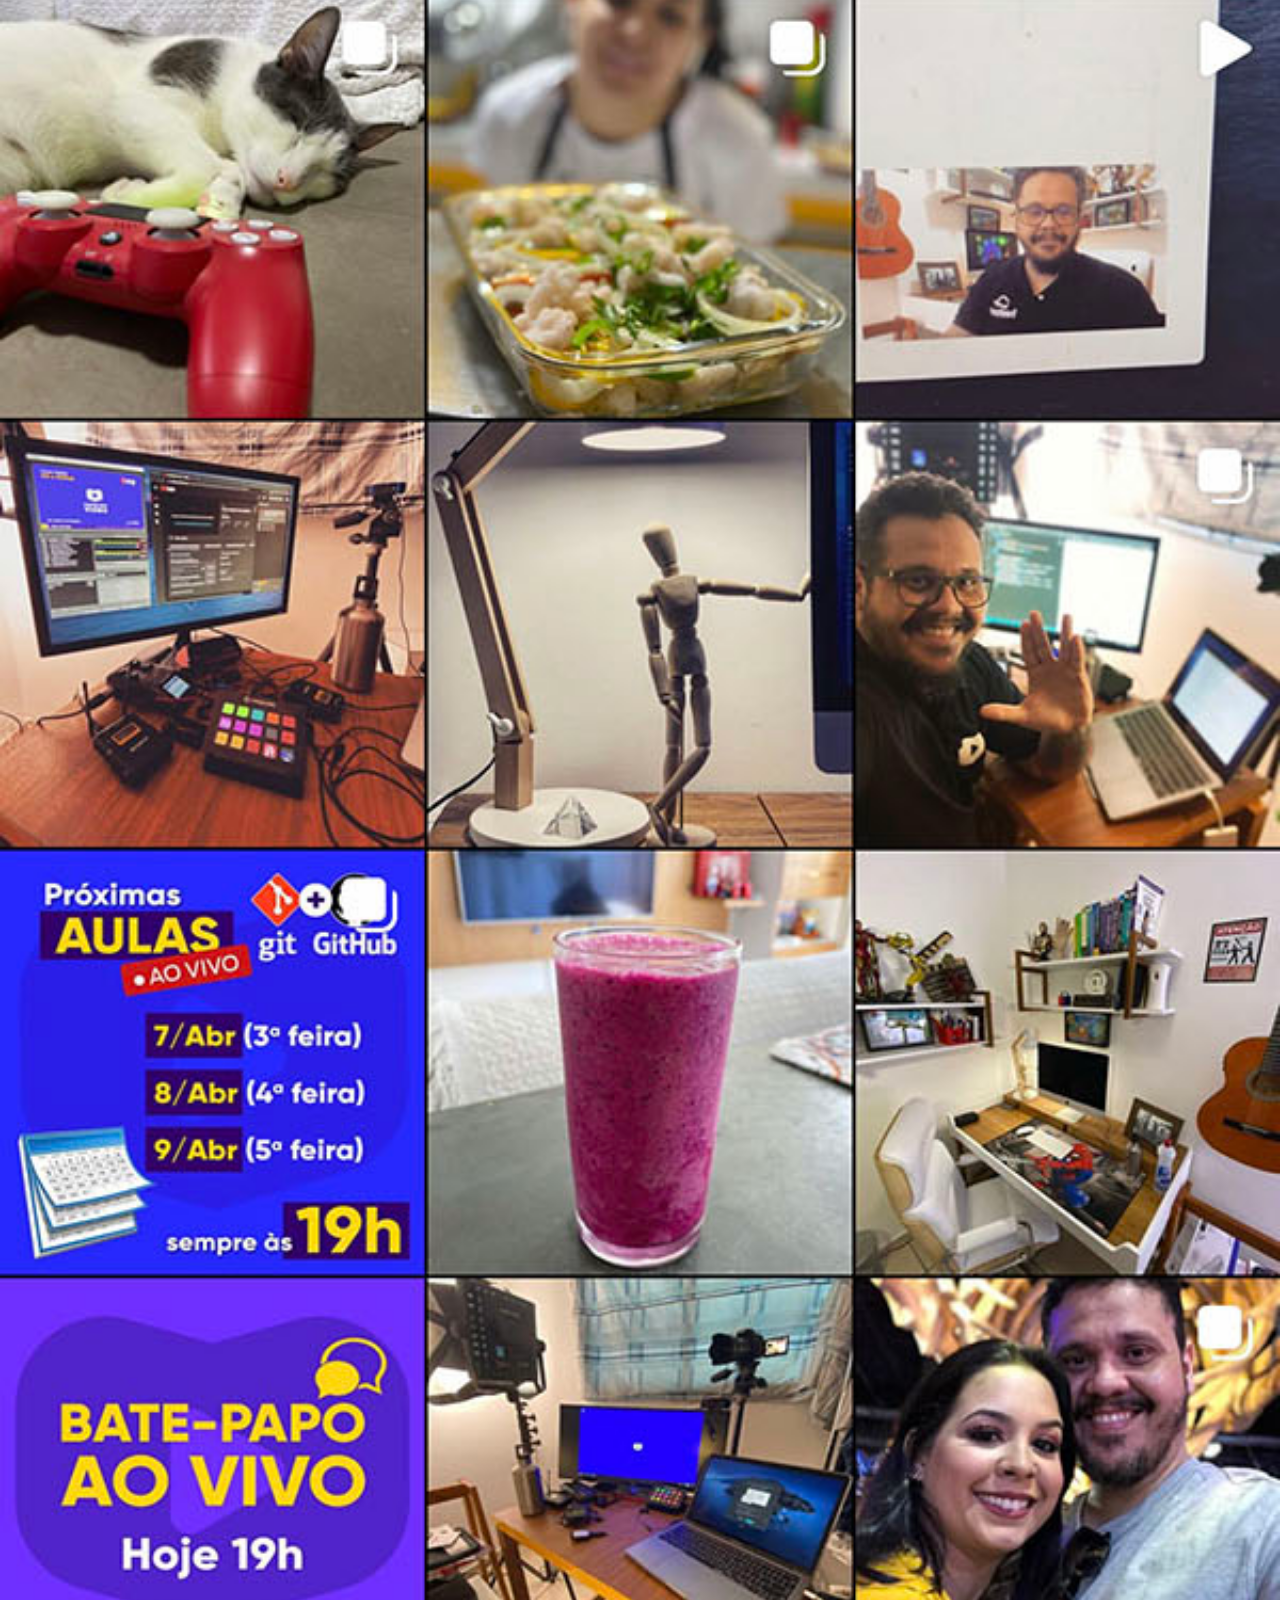
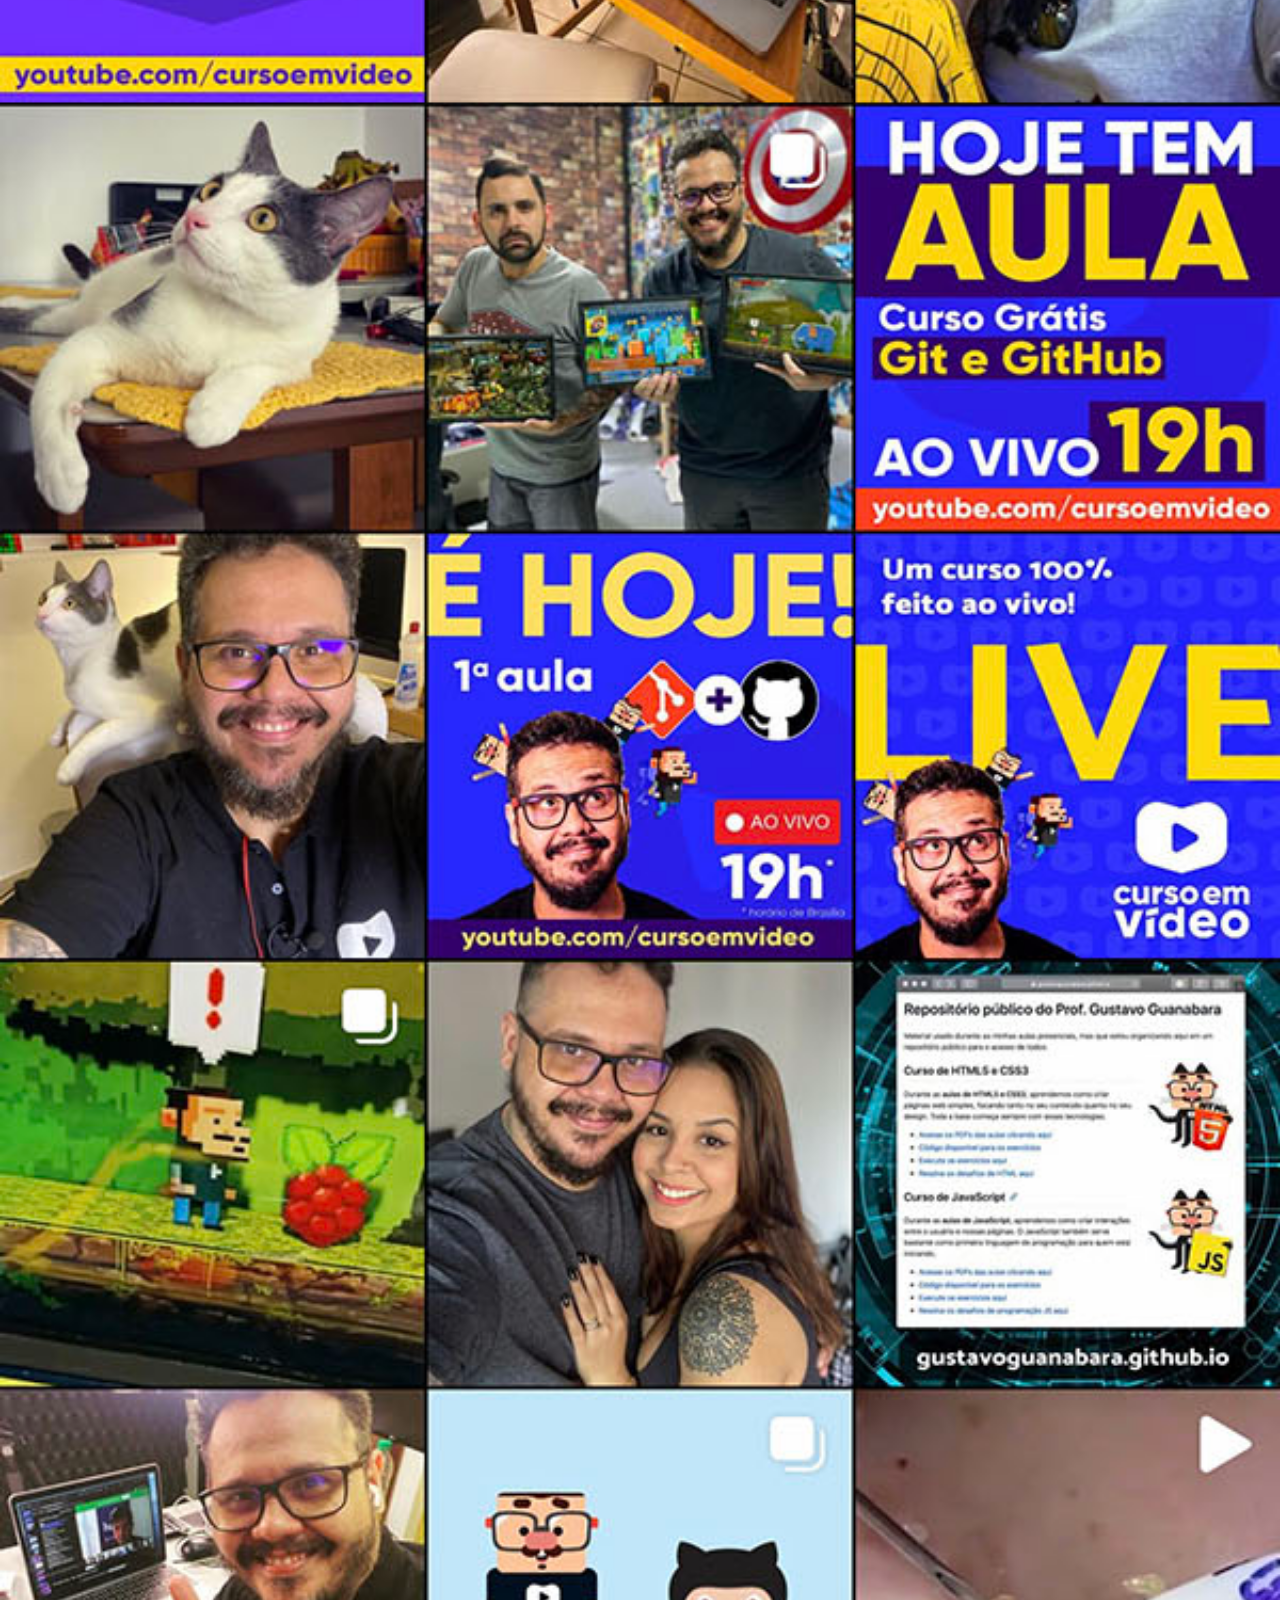
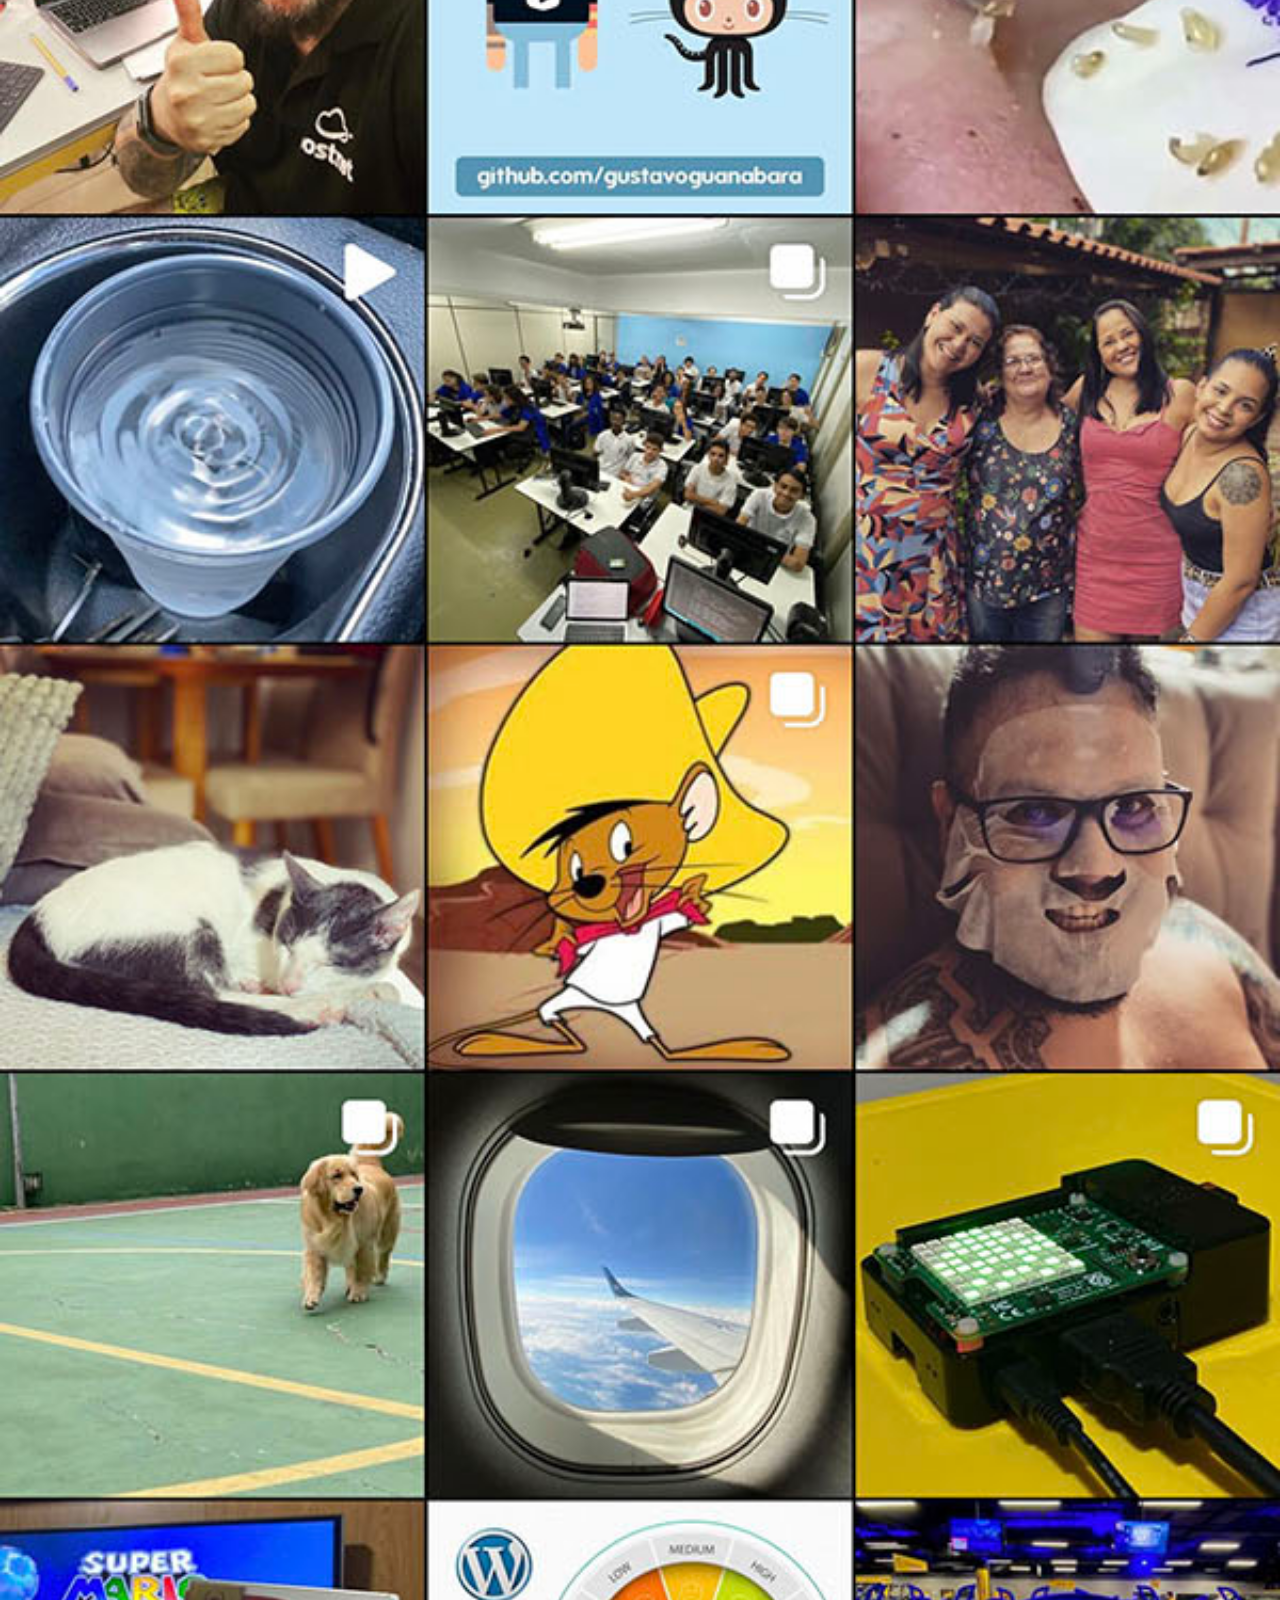
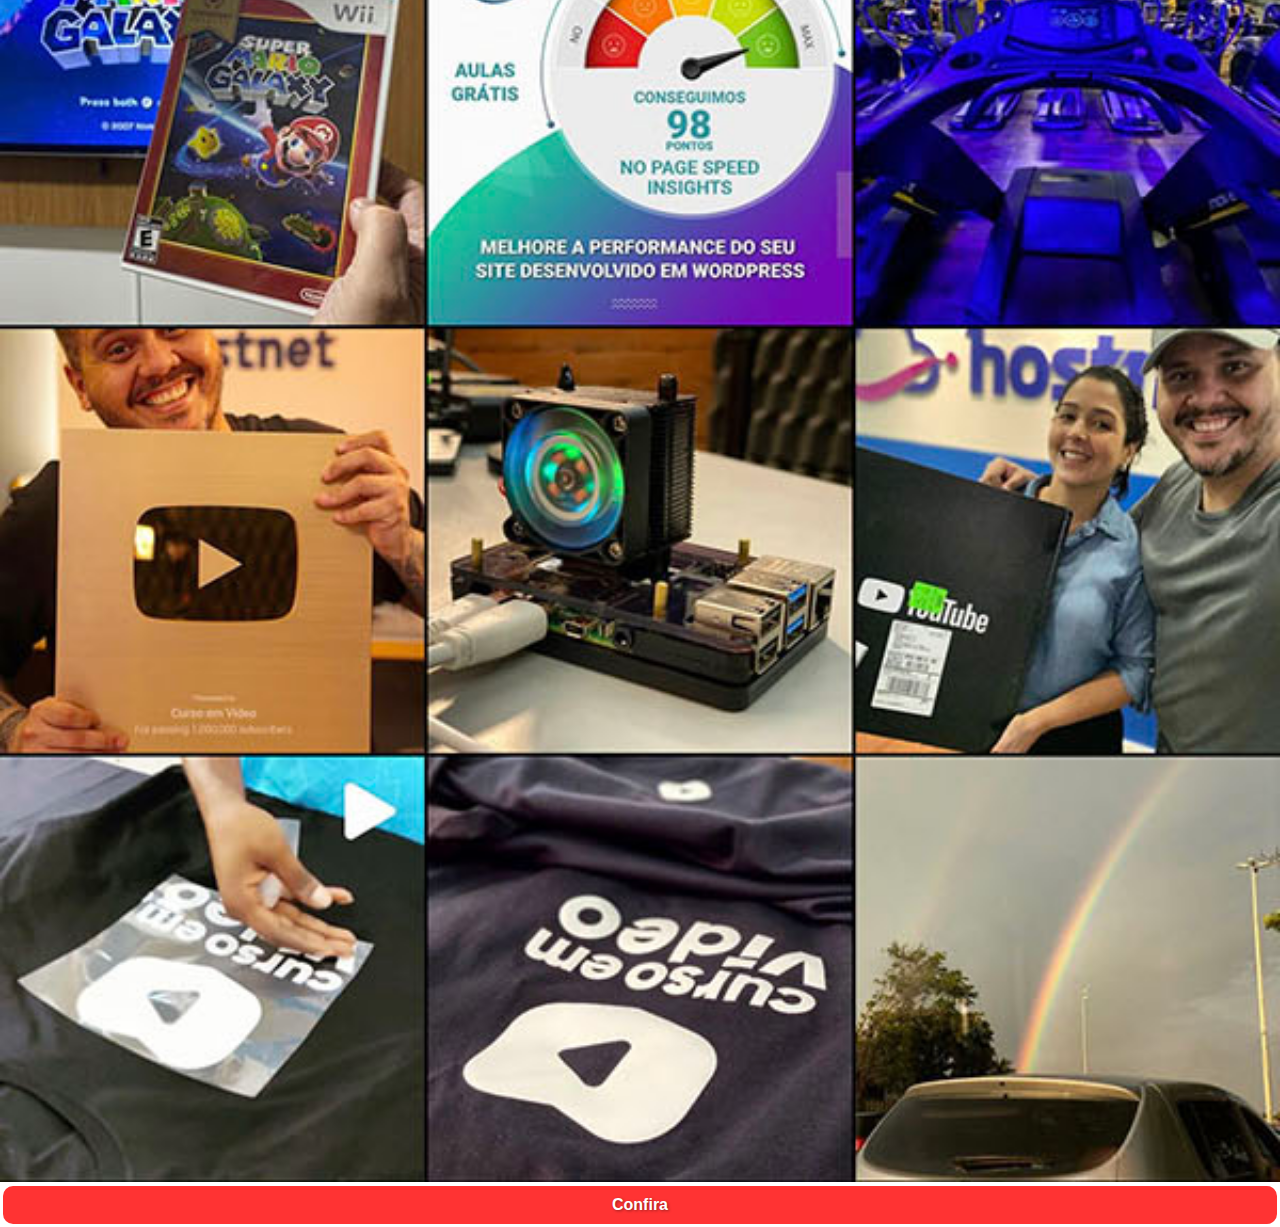
<file: instagram.html>
<!DOCTYPE html>
<html lang="pt-br">
<head>
    <meta charset="UTF-8">
    <meta name="viewport" content="width=device-width, initial-scale=1.0">
    <link rel="stylesheet" href="styles/paginas.css">
    <title>Instagram</title>
</head>
<body>
    <main>
        <img src="images/tela-instagram.jpg" alt="Tela Instagram">
        <a href="https://instagram.com/gustavoguanabara?igshid=MmU2YjMzNjRlOQ==" target="_blank">Confira</a>
    </main>
</body>
</html>
</file>
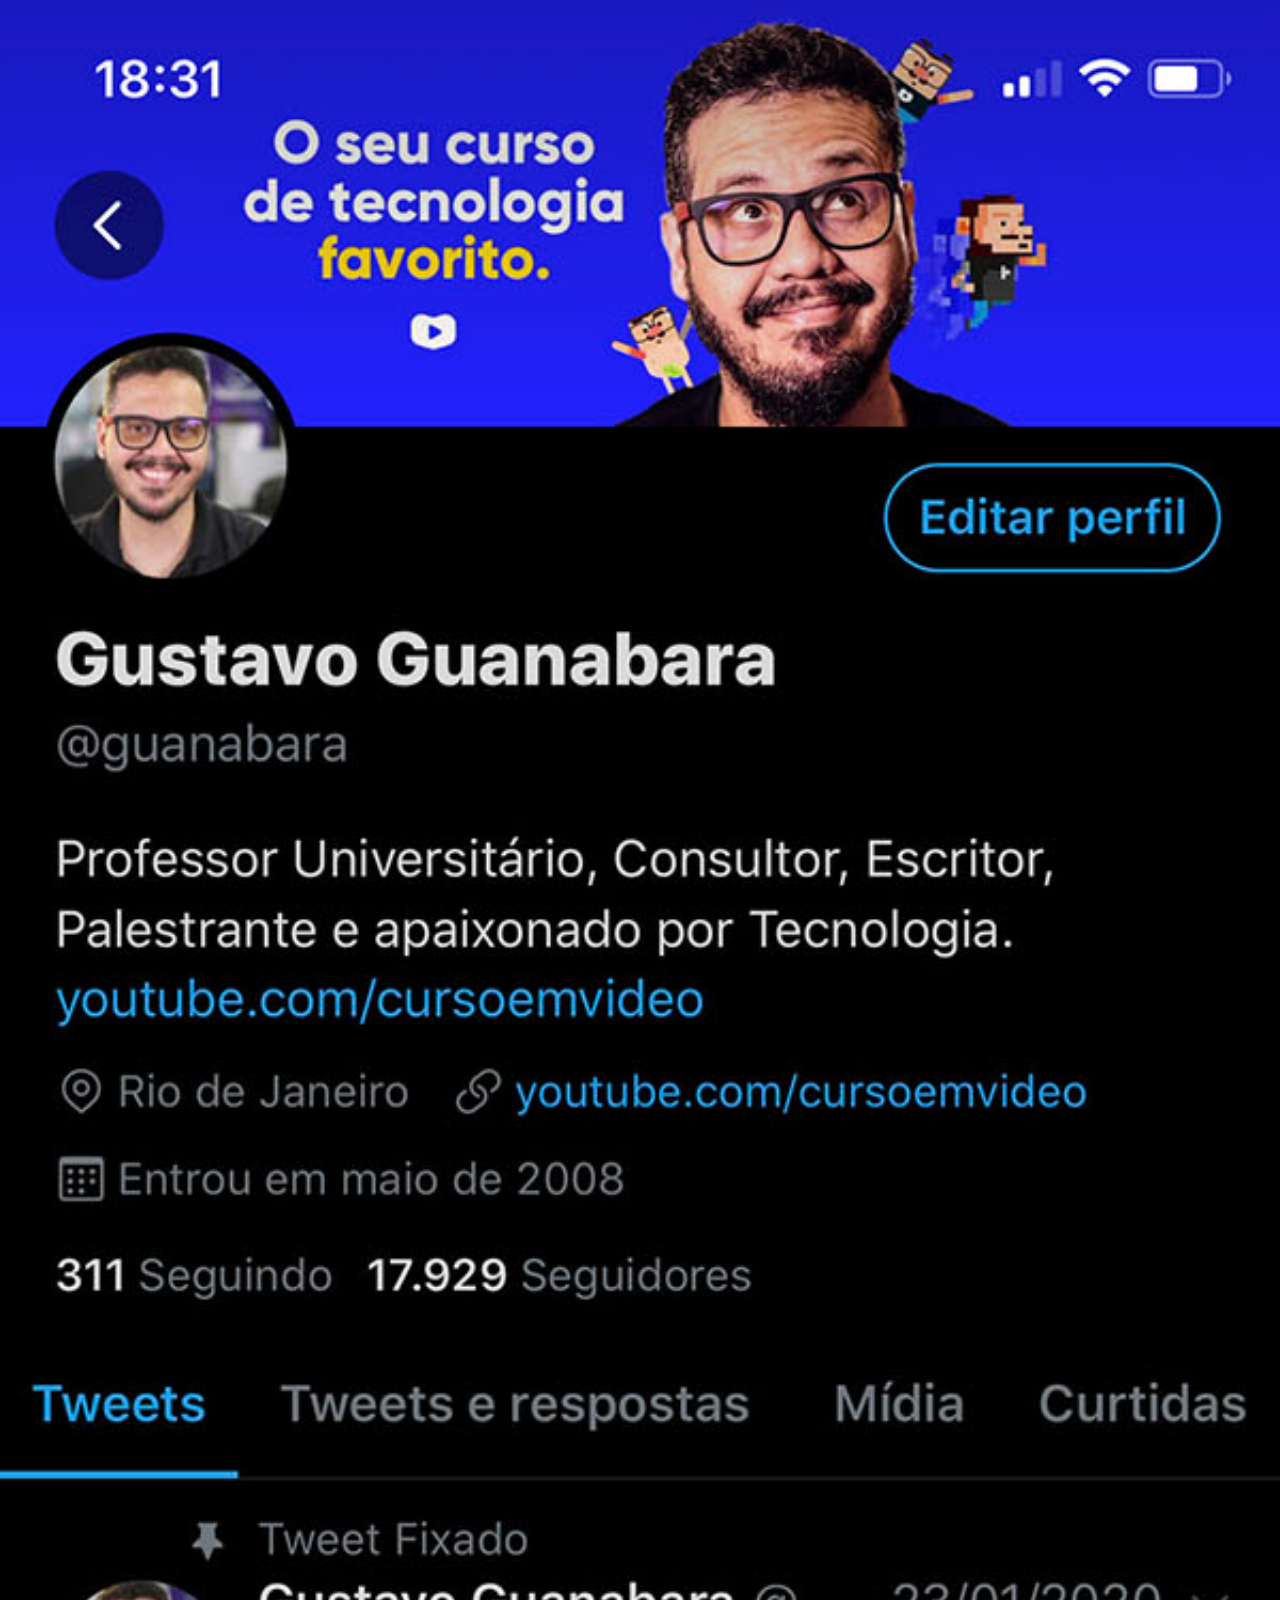
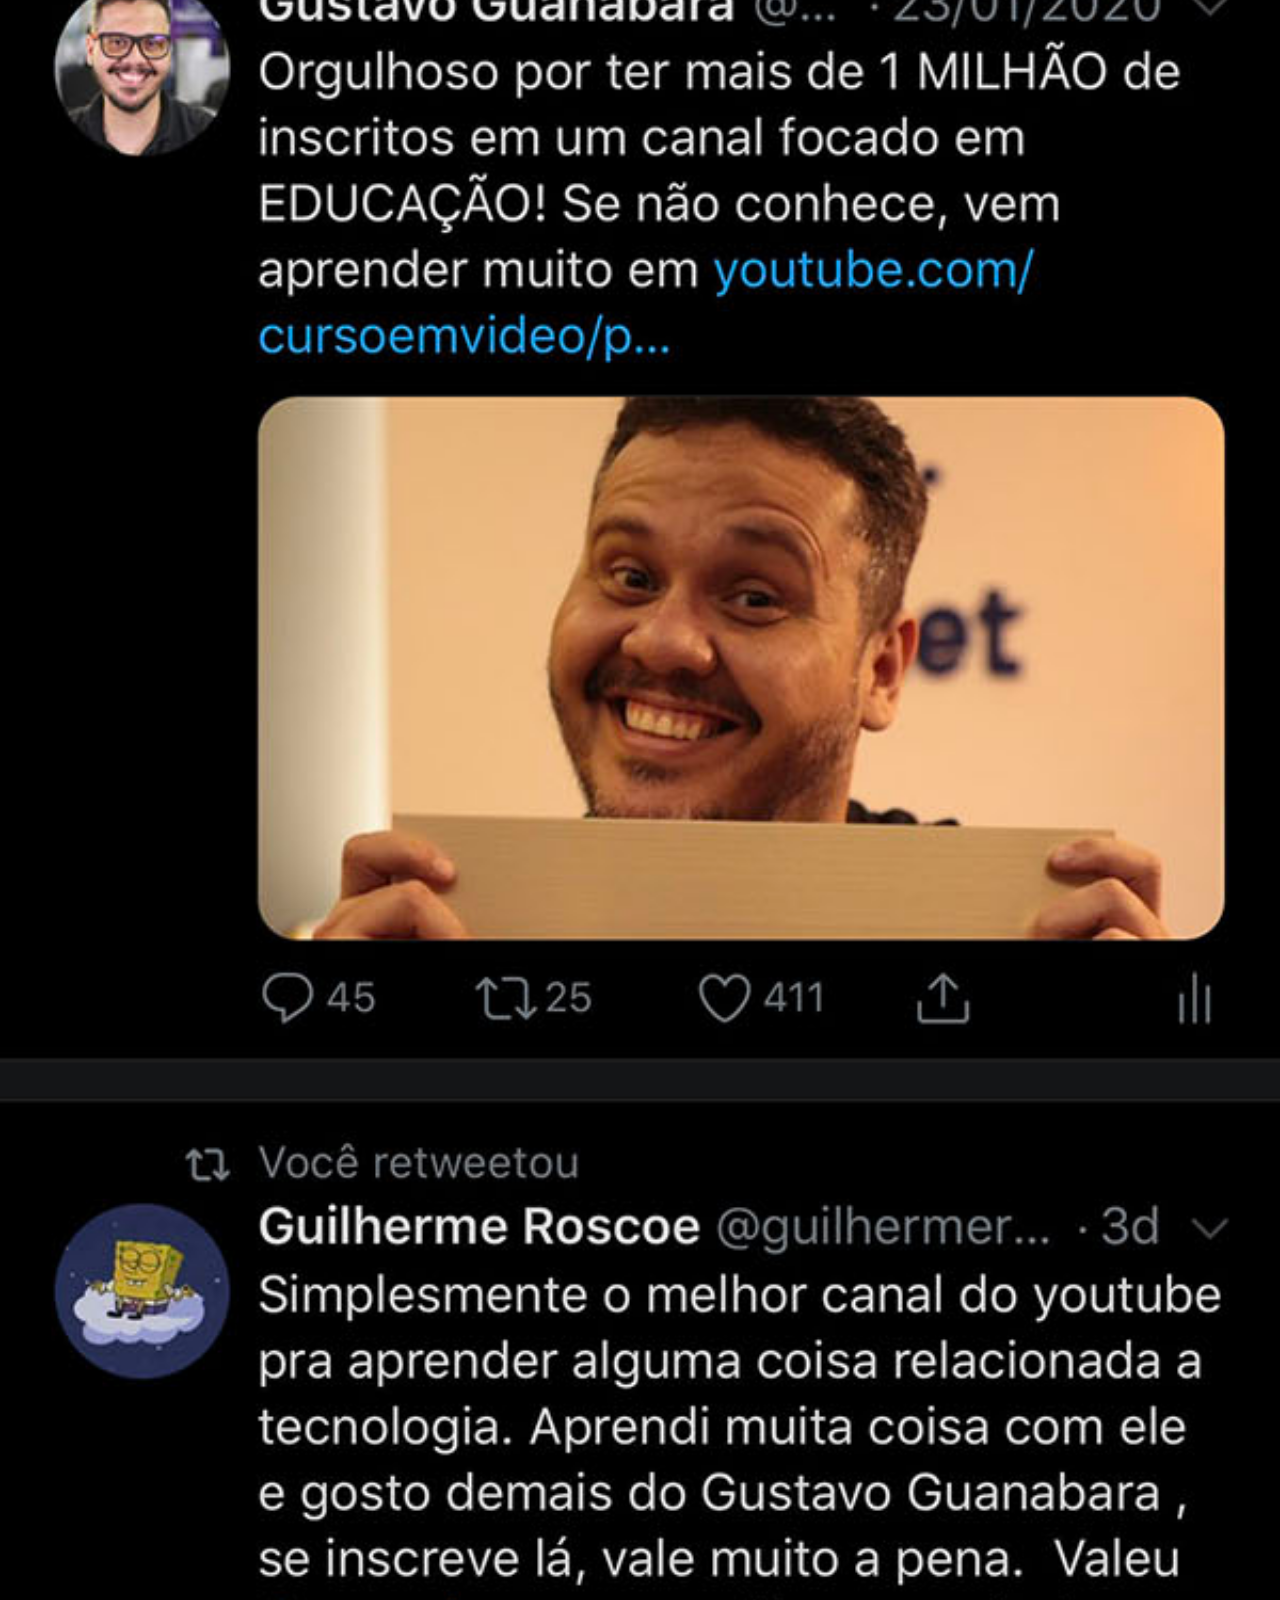
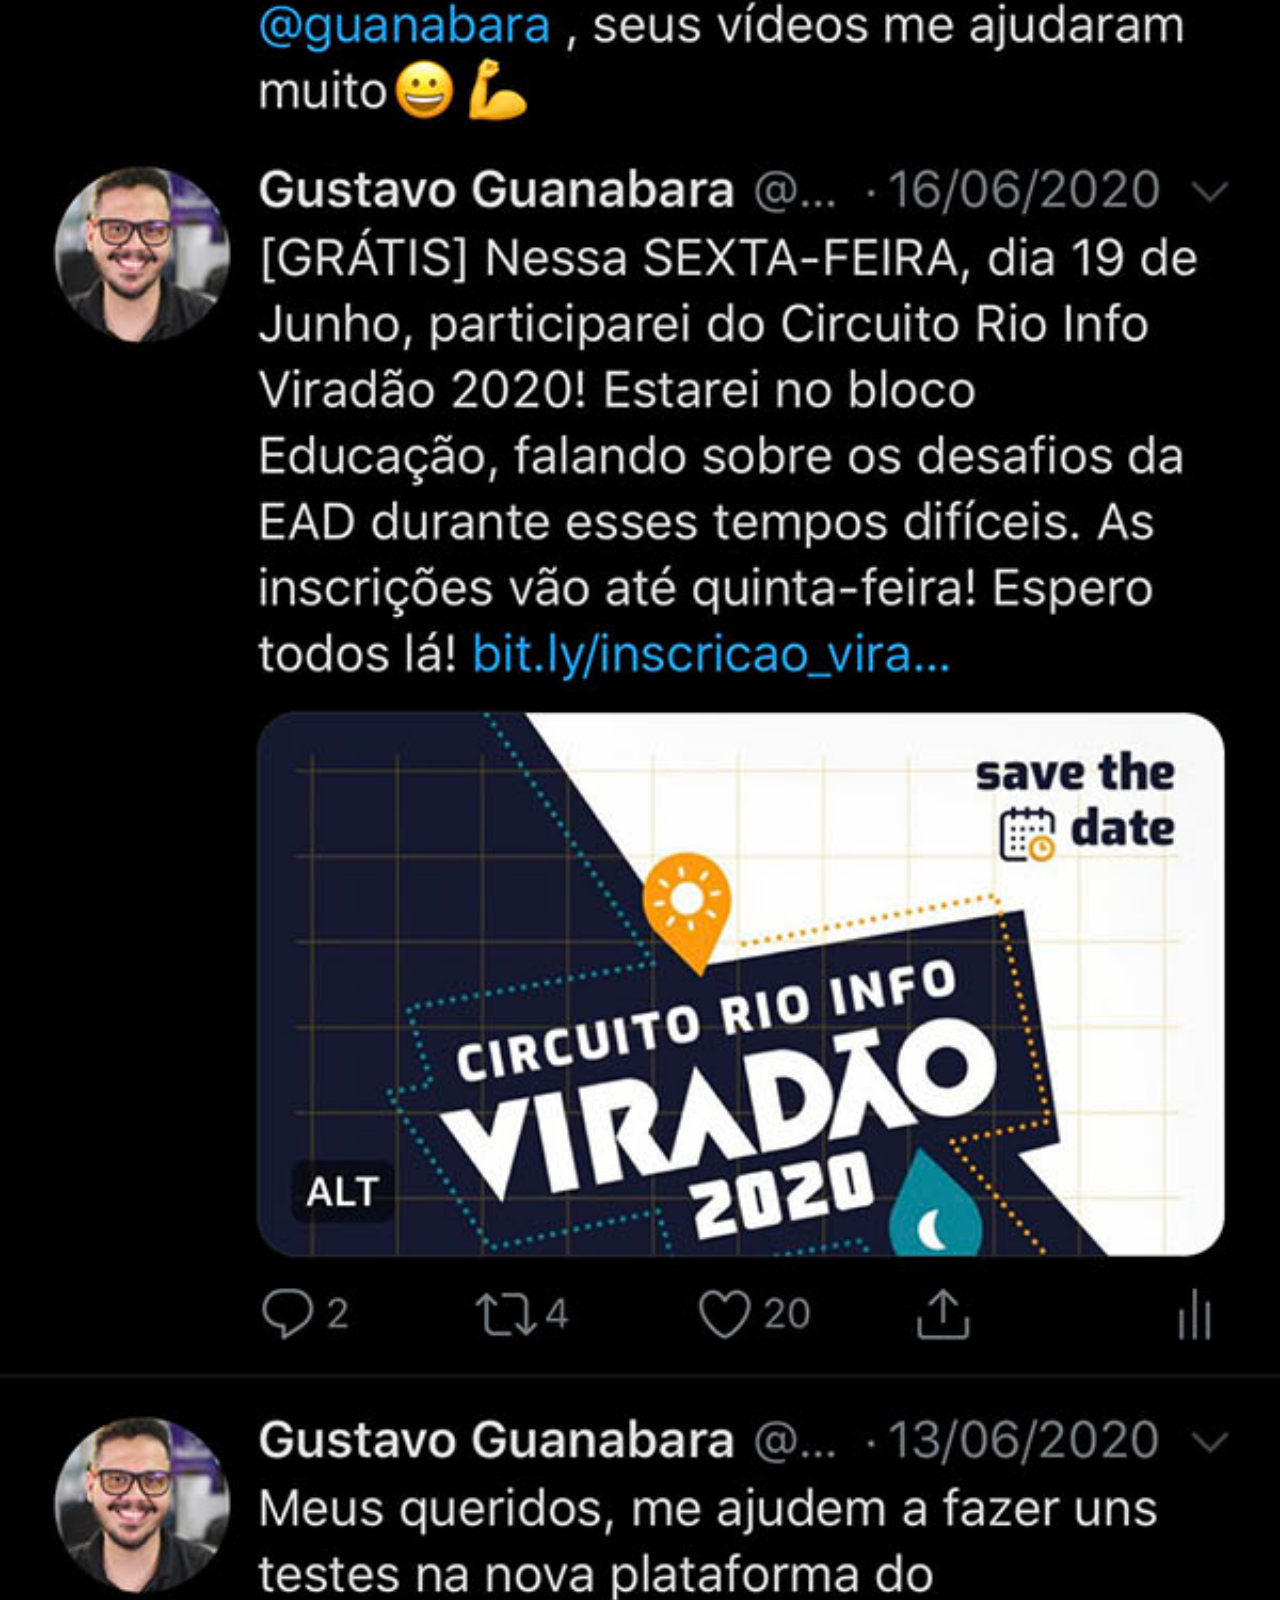
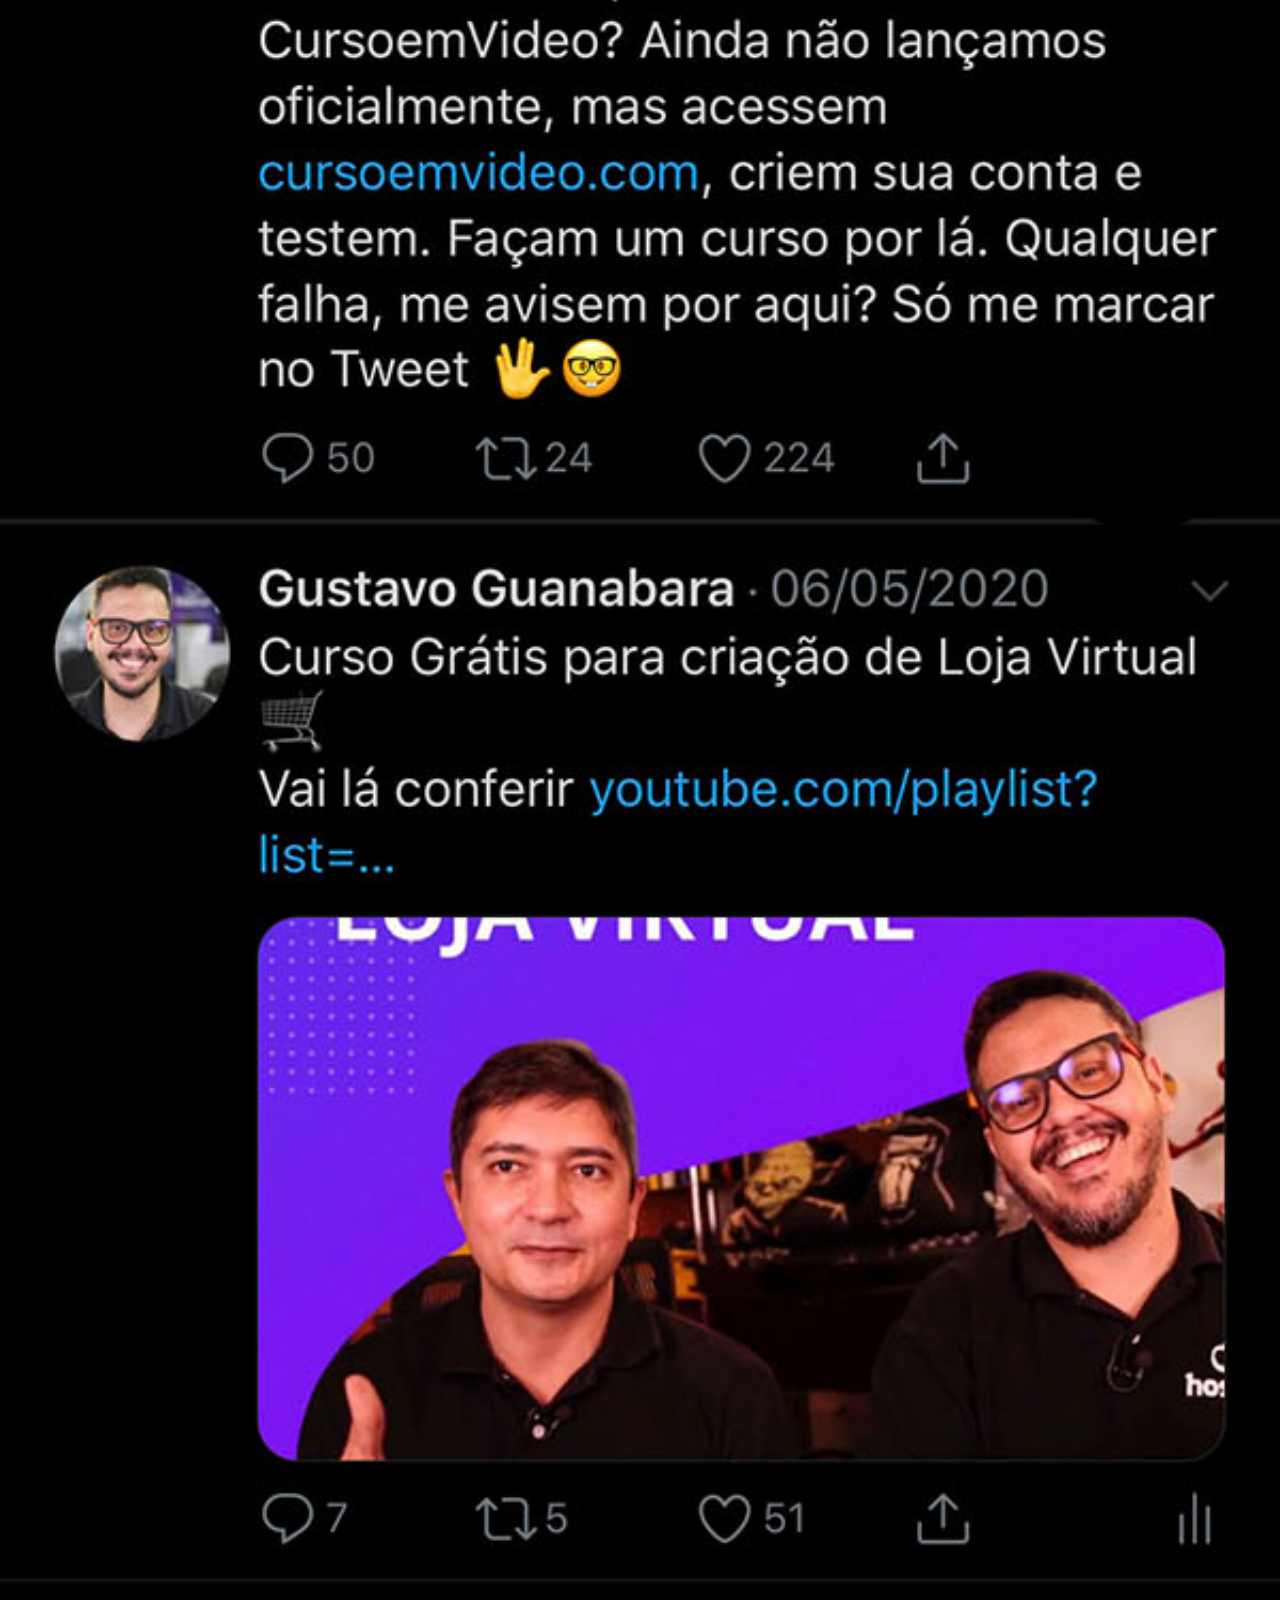
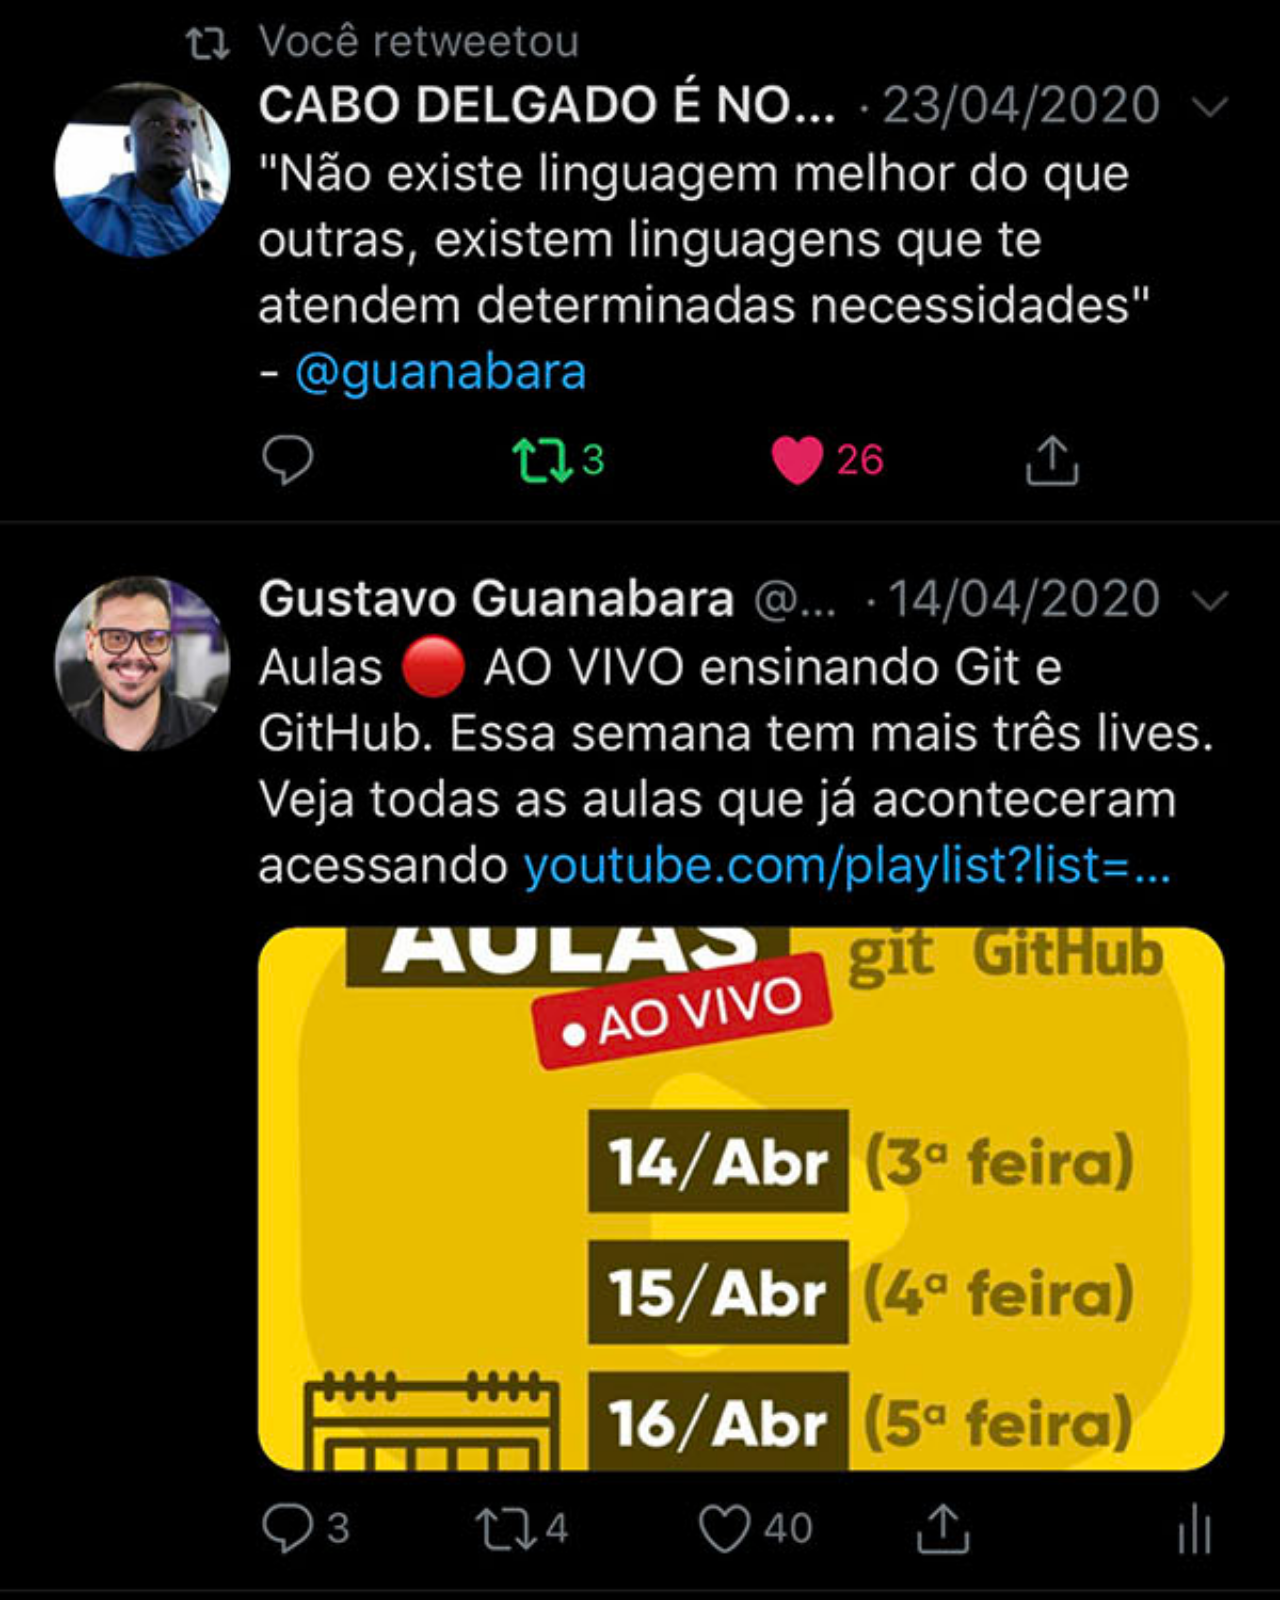
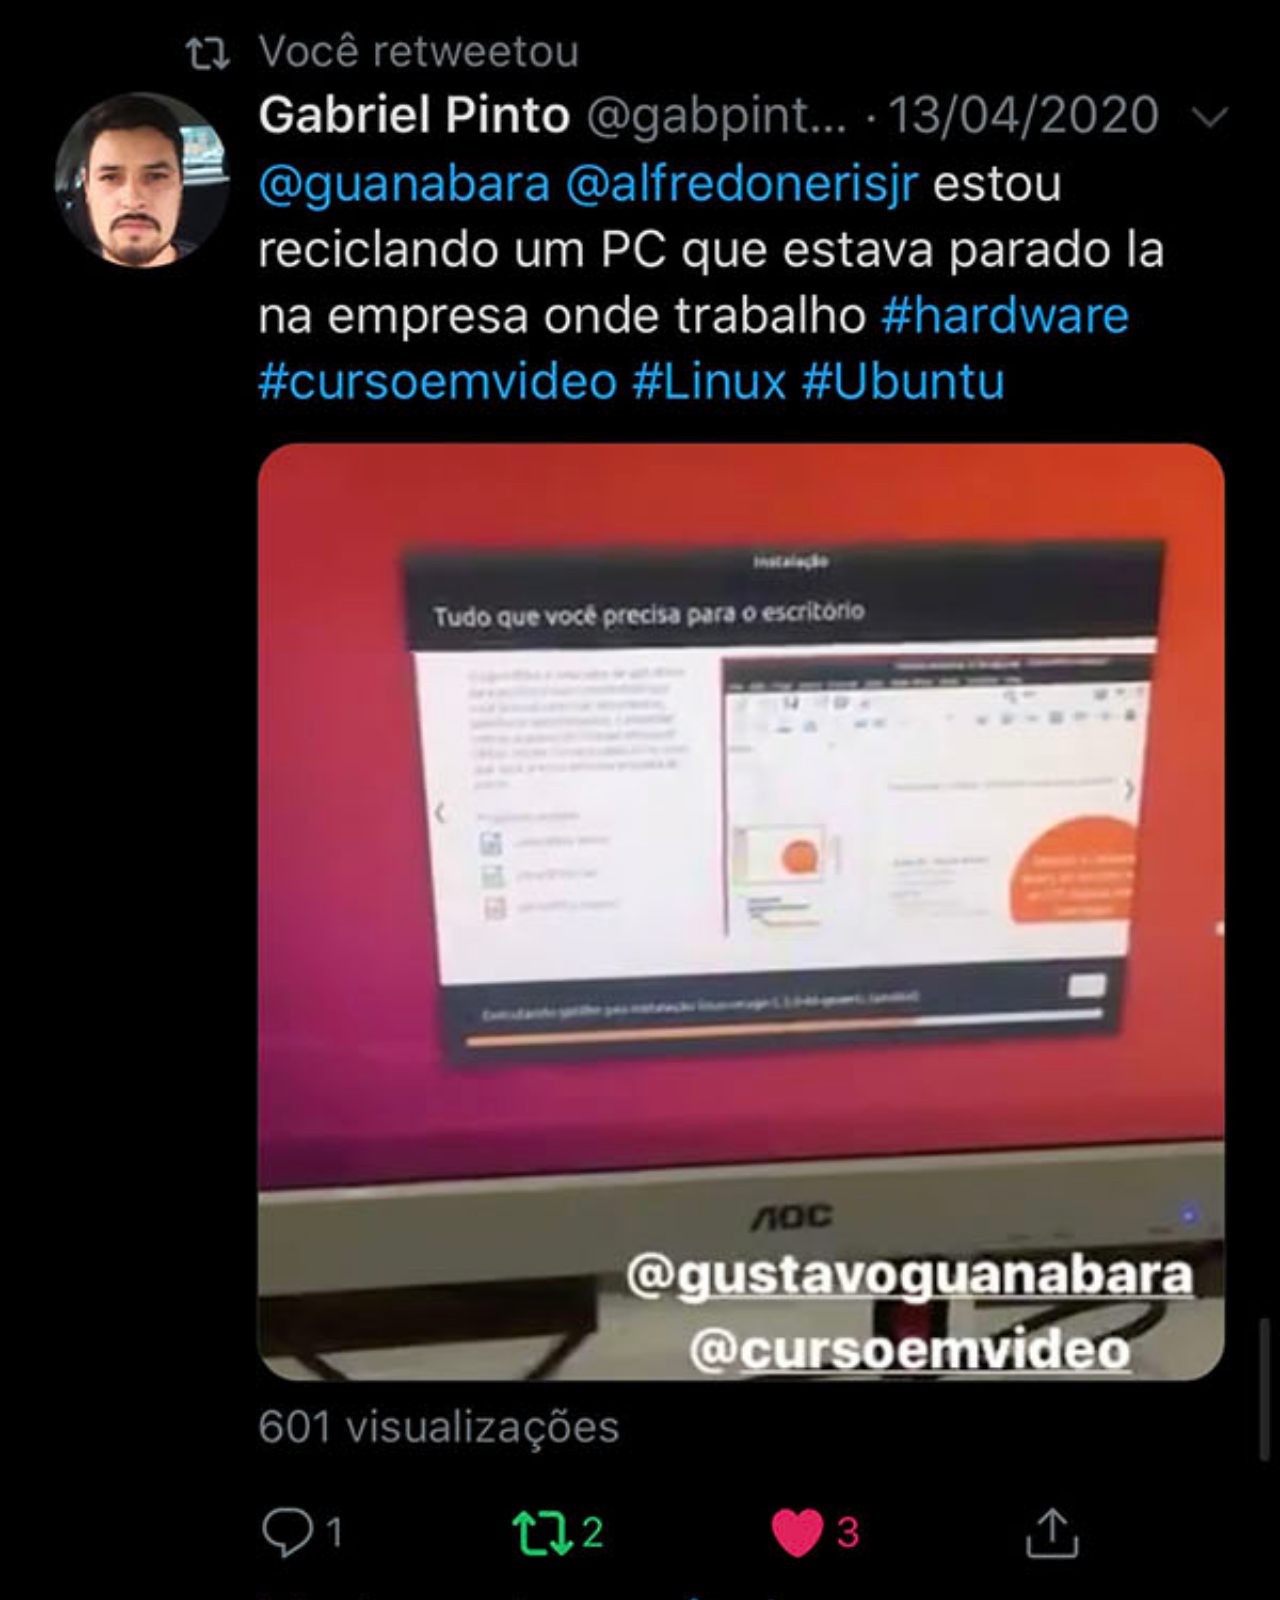
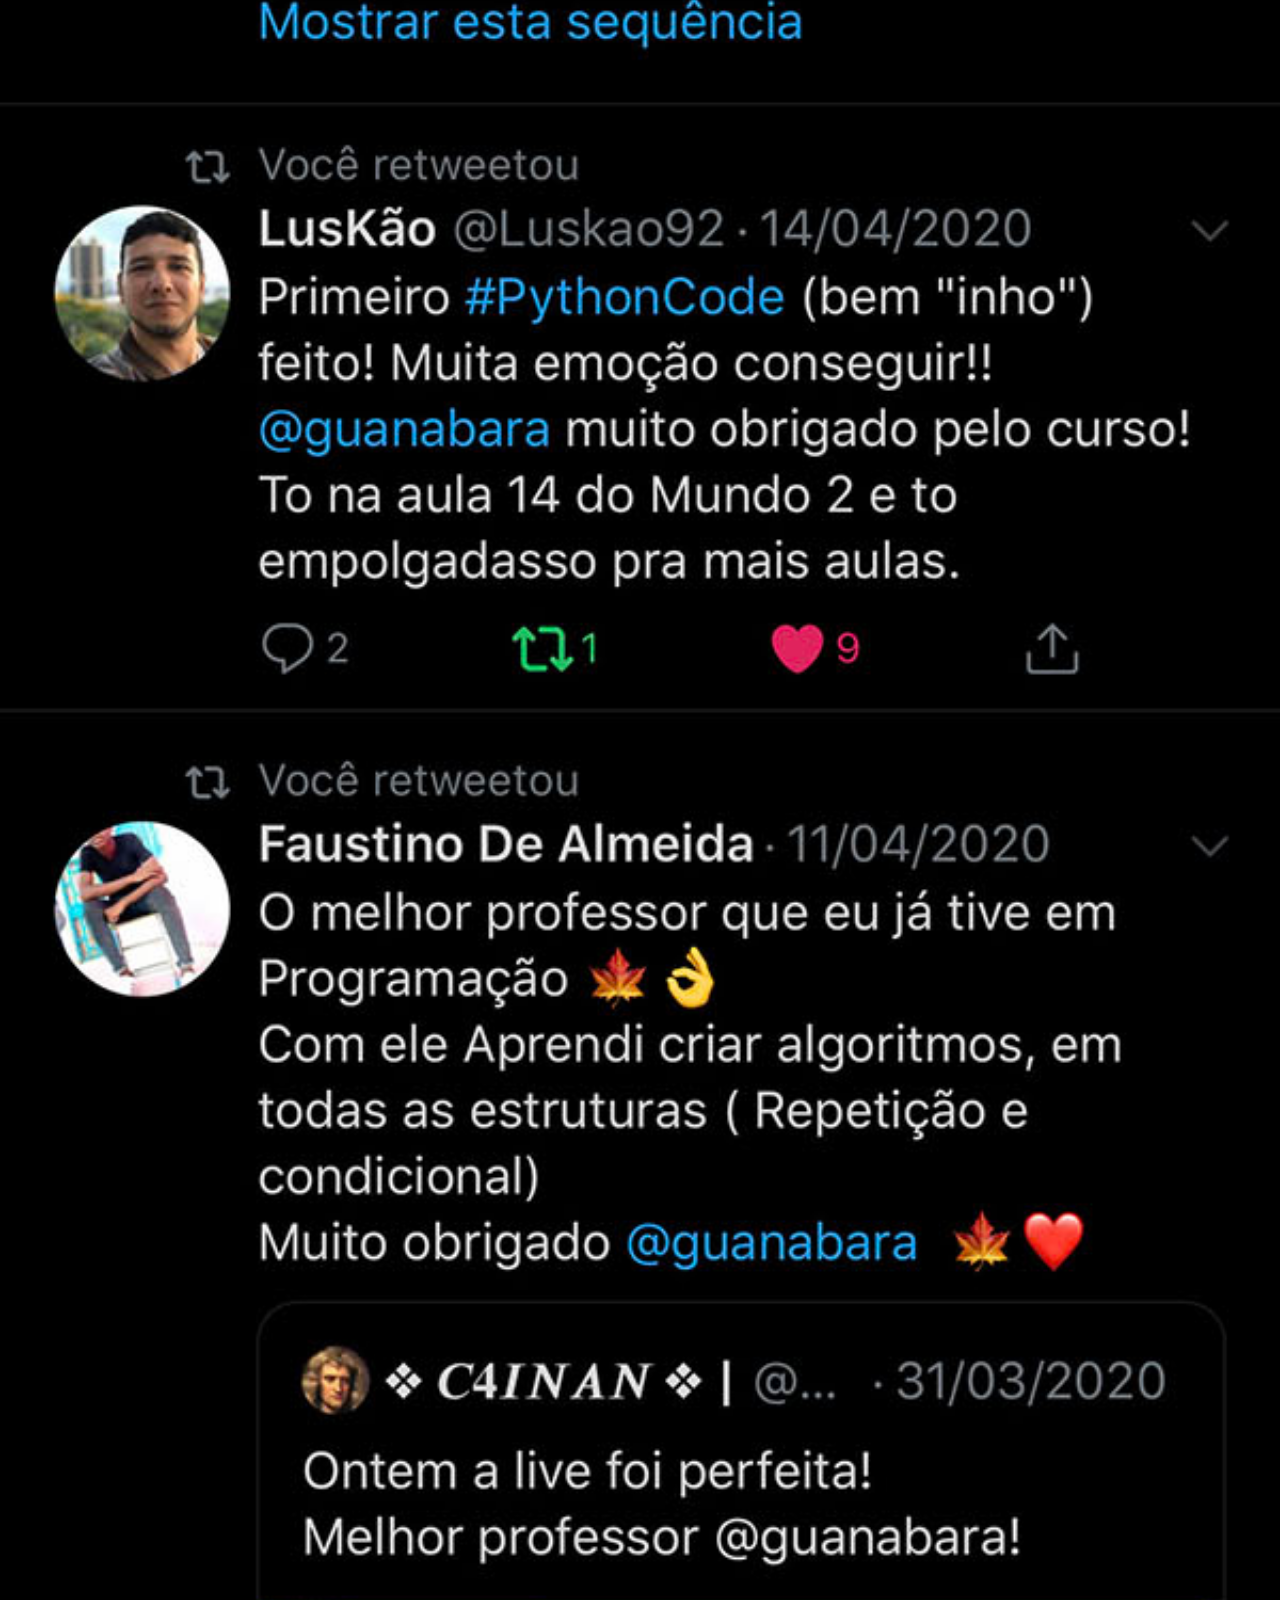
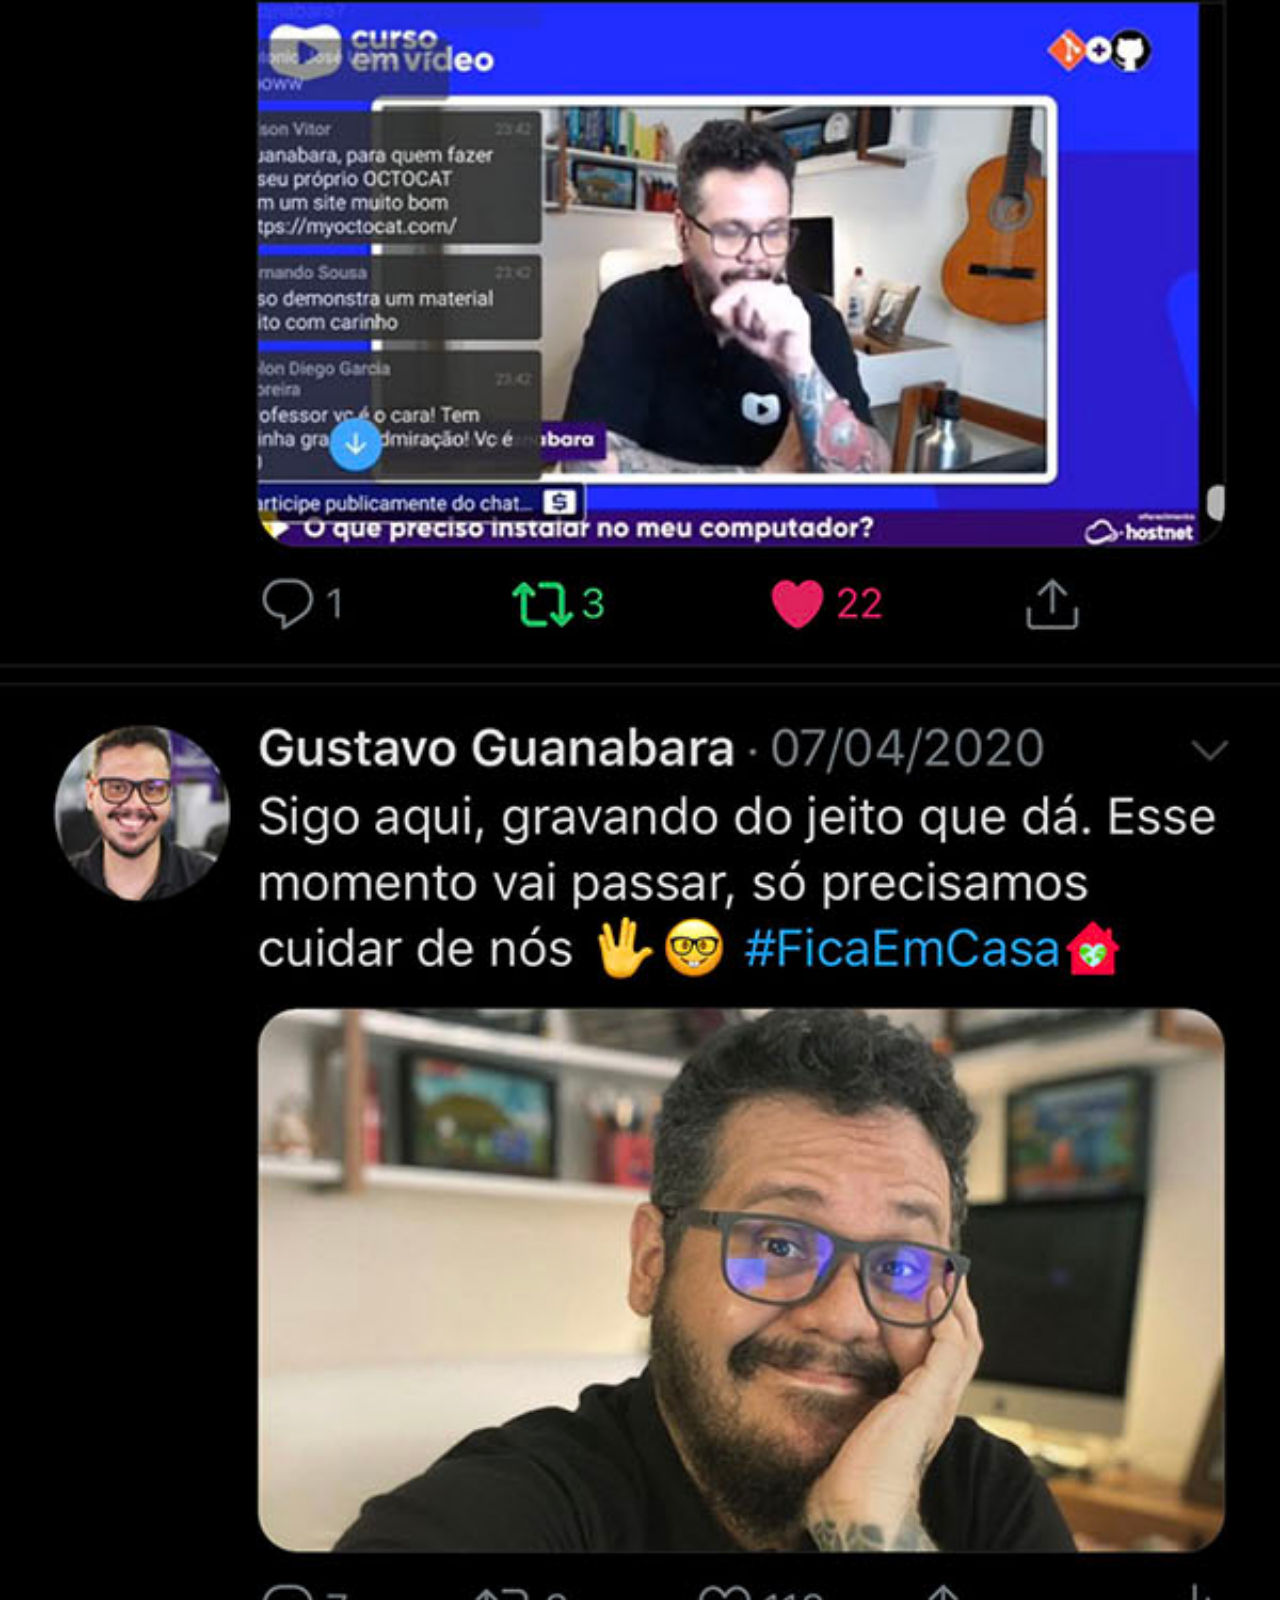
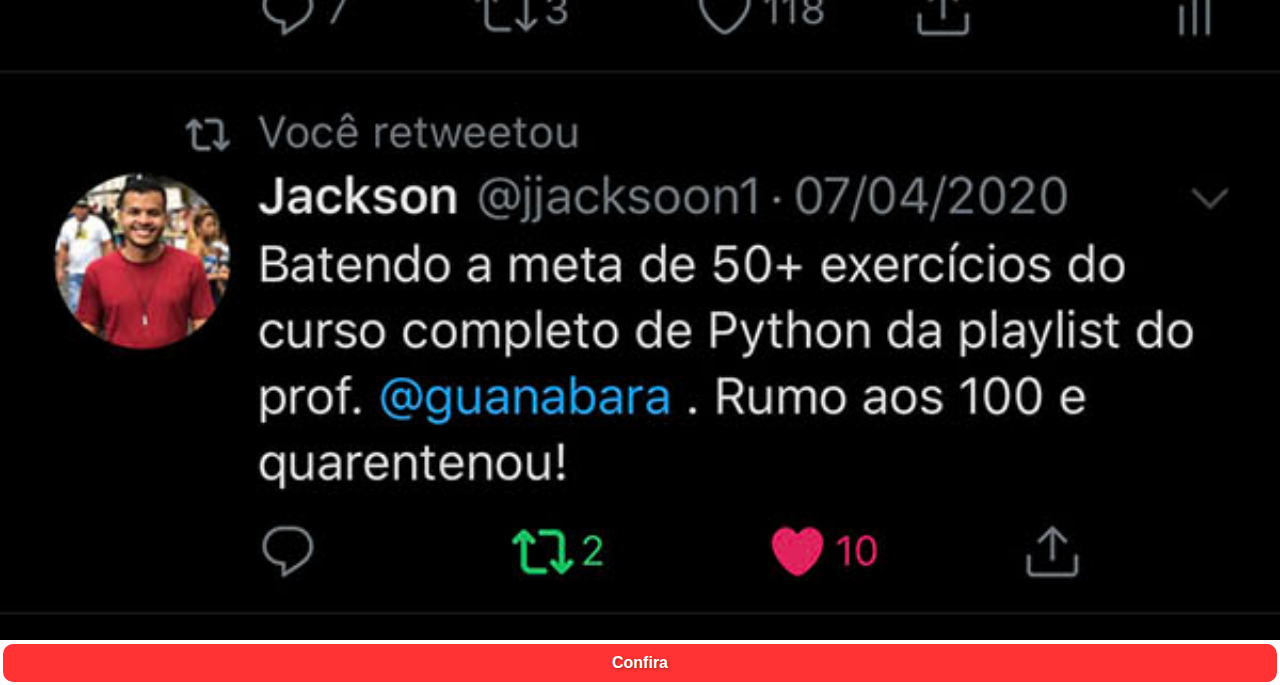
<file: twitter.html>
<!DOCTYPE html>
<html lang="pt-br">
<head>
    <meta charset="UTF-8">
    <meta name="viewport" content="width=device-width, initial-scale=1.0">
    <link rel="stylesheet" href="styles/paginas.css">
    <title>Twitter</title>
</head>
<body>
    <main>
        <img src="images/tela-twitter.jpg" alt="Tela Twitter">
        <a href="https://twitter.com/guanabara" target="_blank">Confira</a>
    </main>
</body>
</html>
</file>
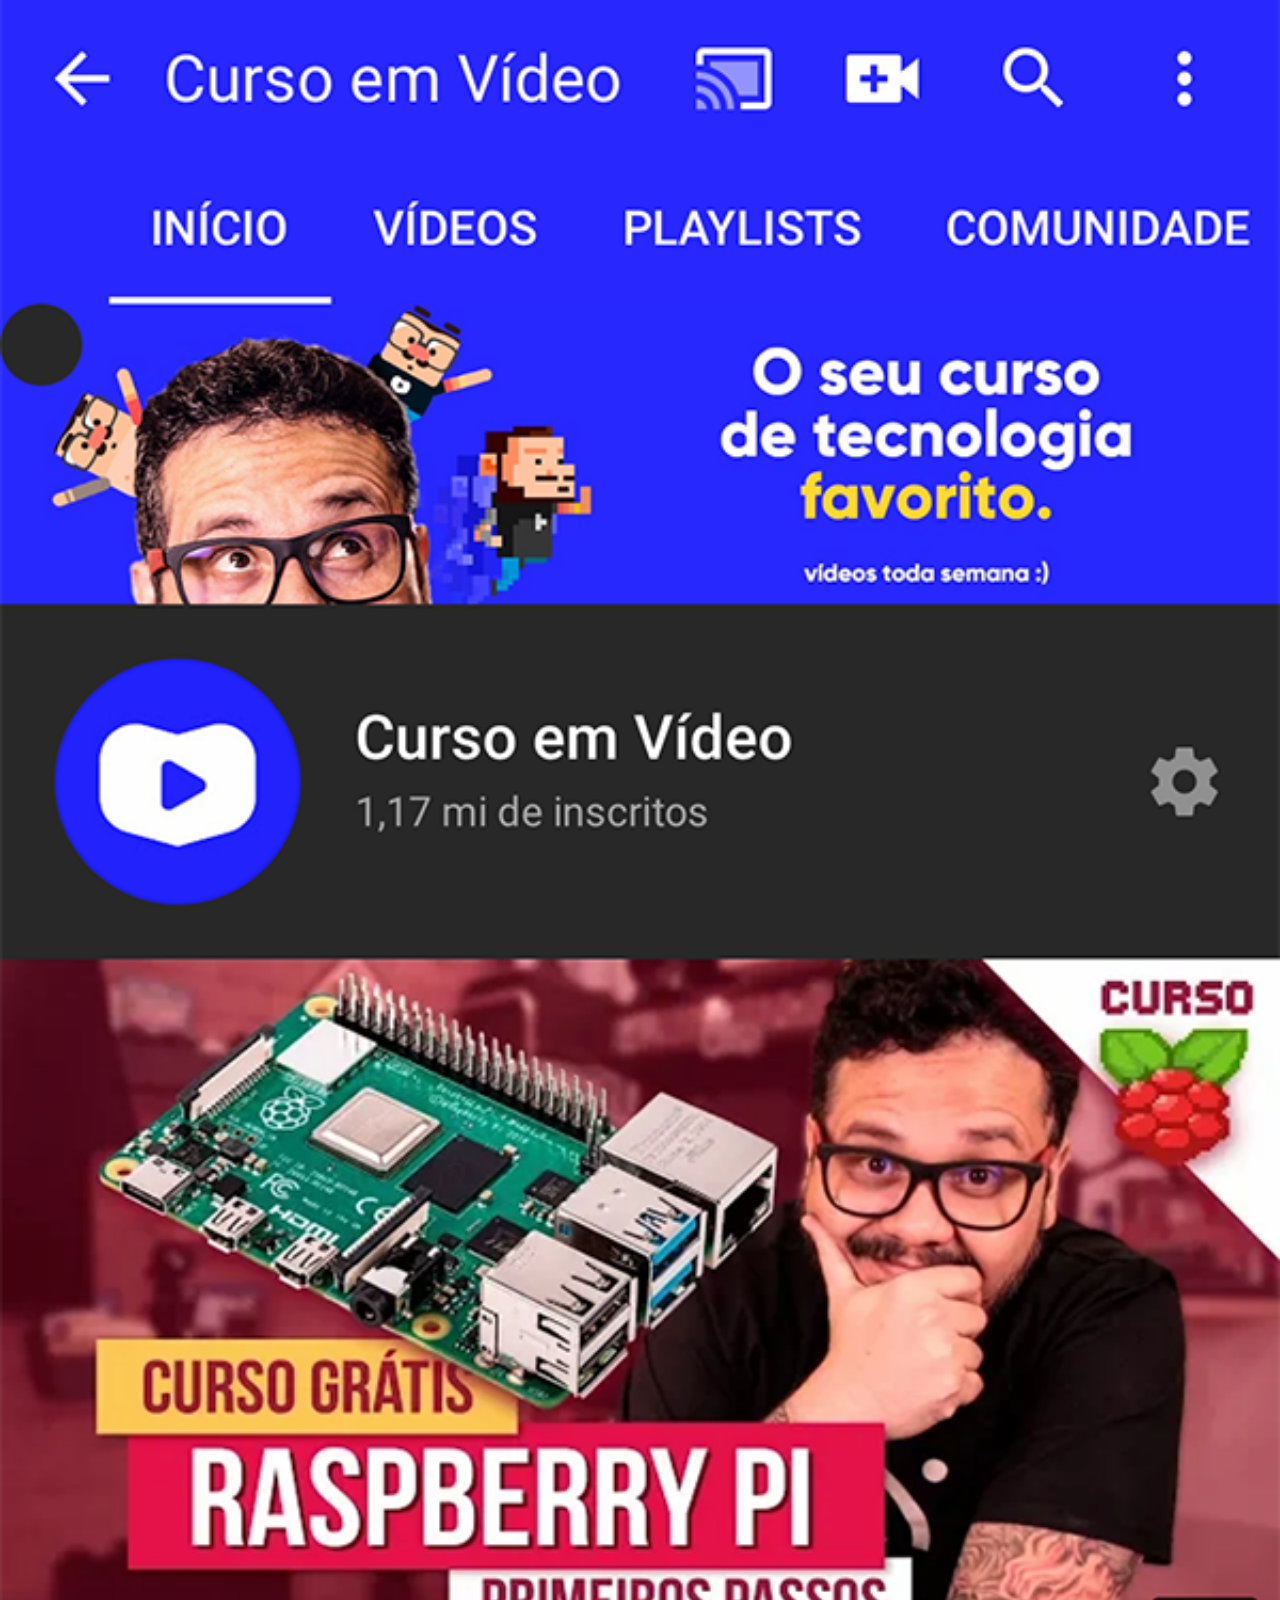
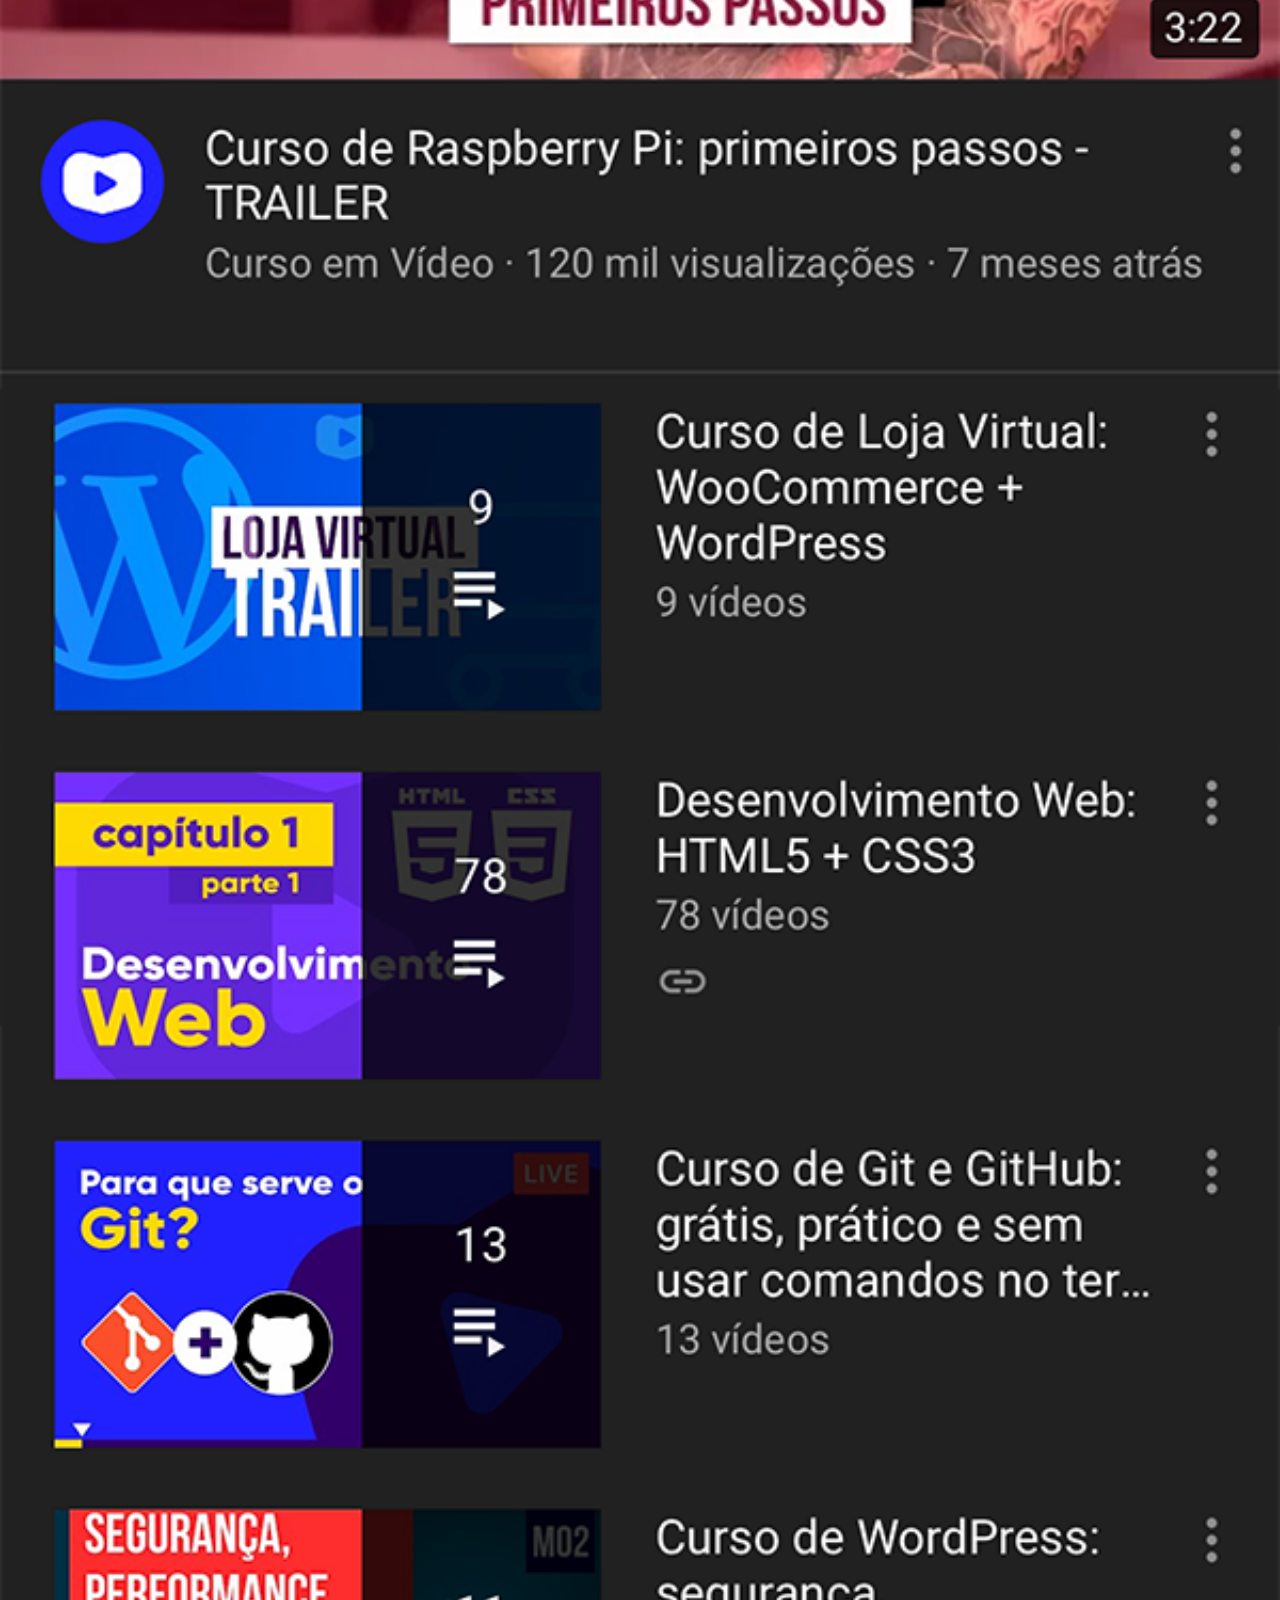
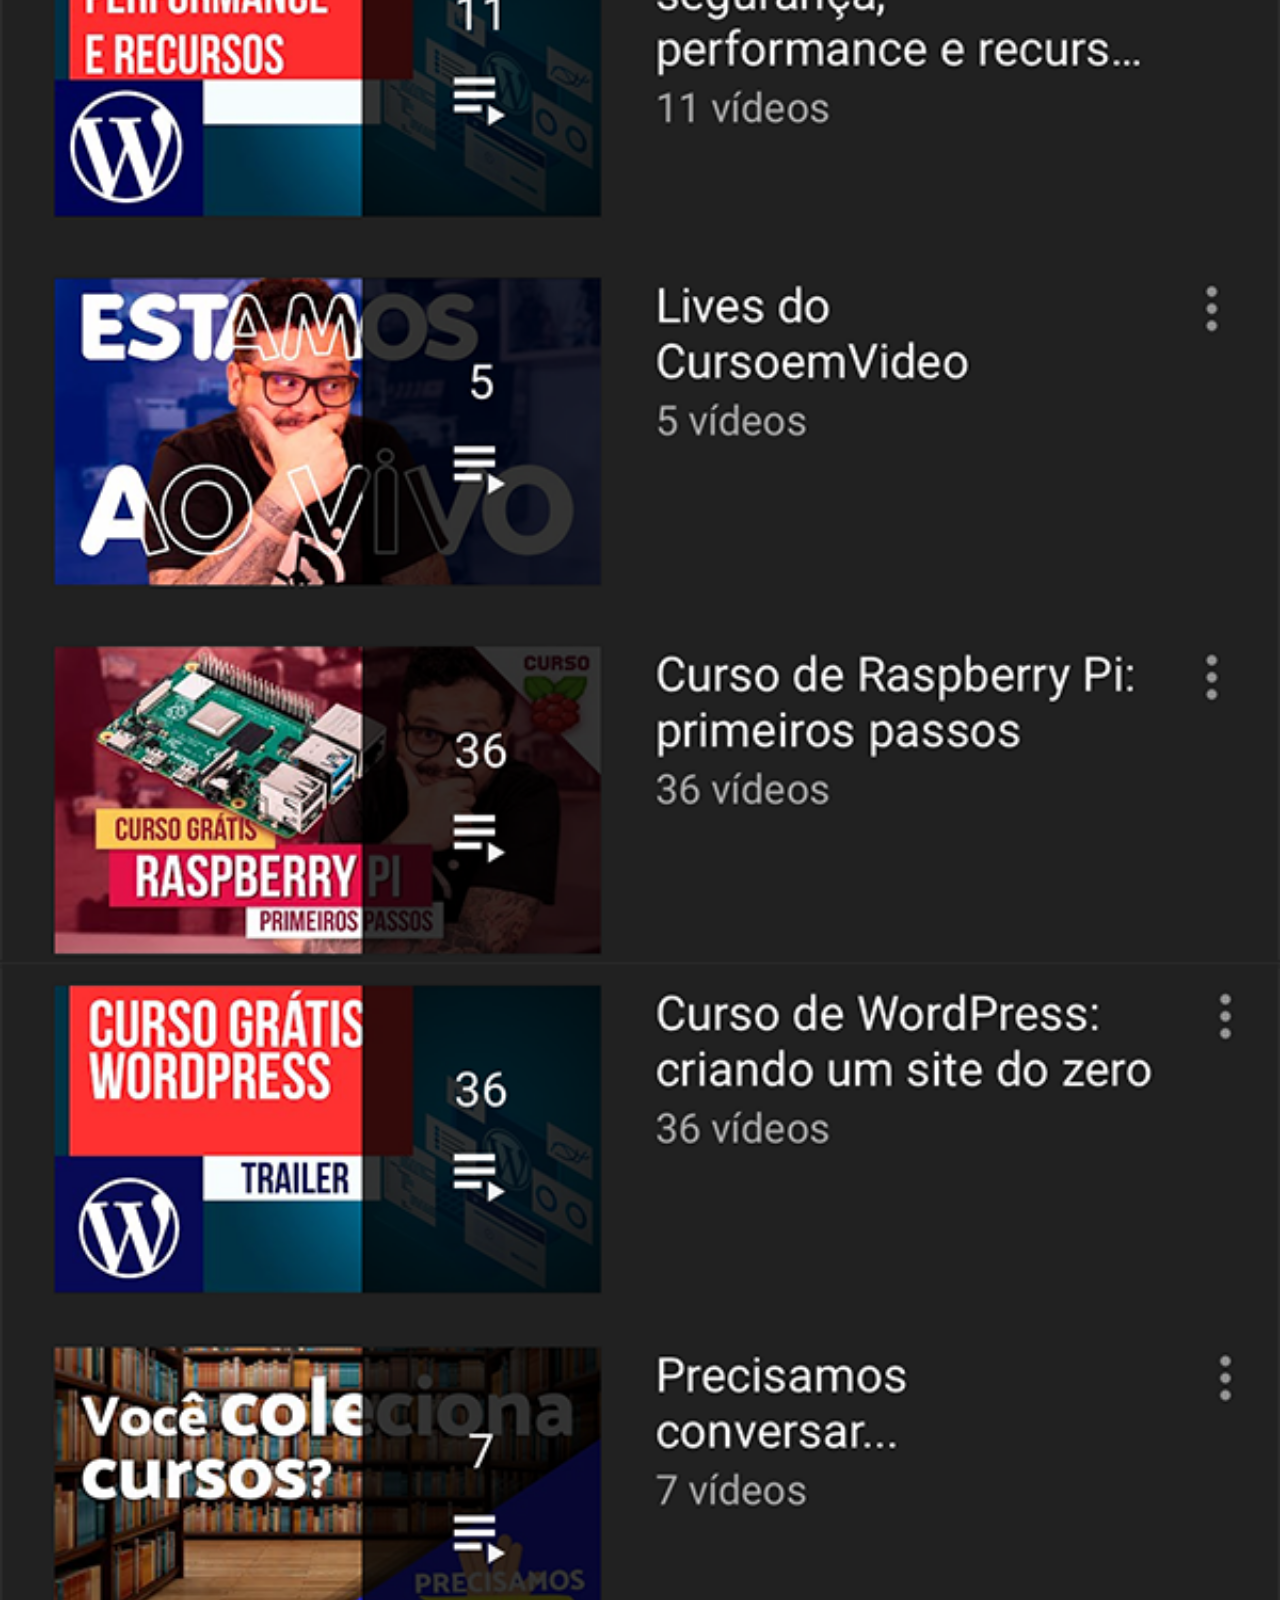
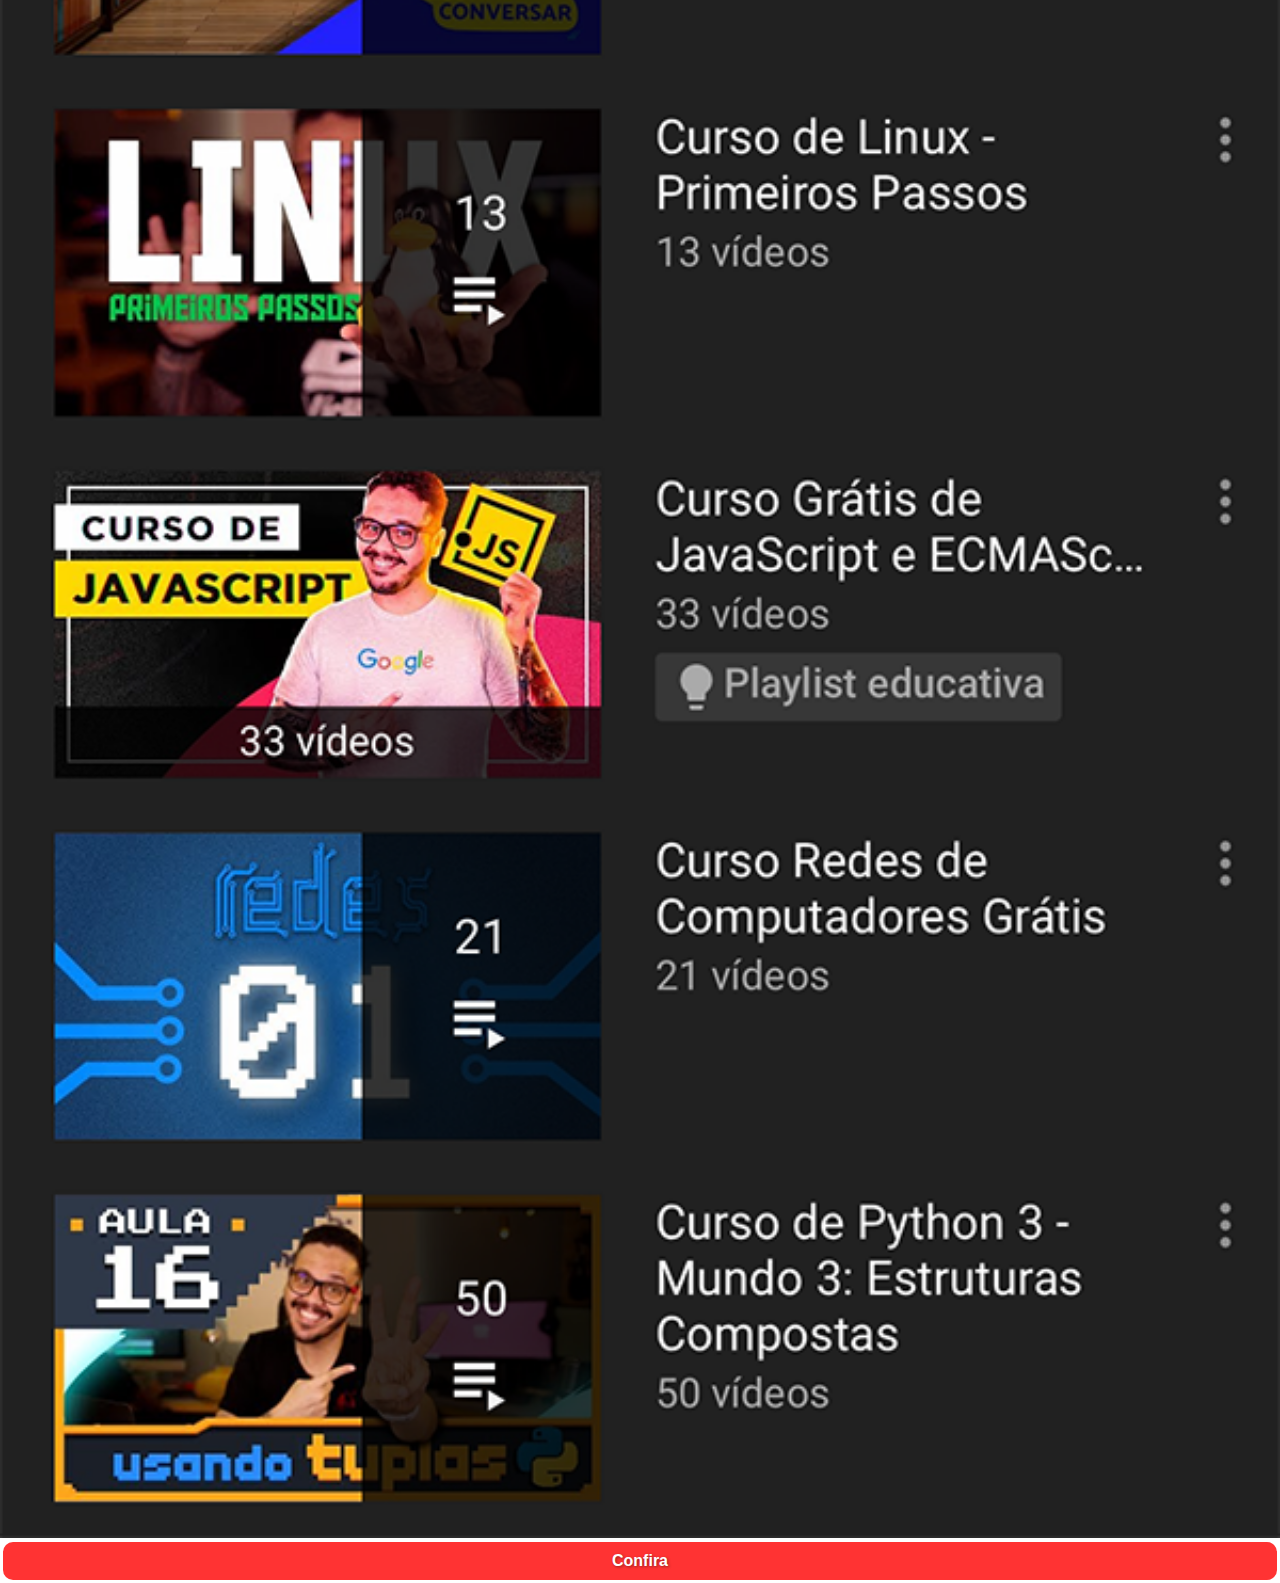
<file: youtube.html>
<!DOCTYPE html>
<html lang="pt-br">
<head>
    <meta charset="UTF-8">
    <meta name="viewport" content="width=device-width, initial-scale=1.0">
    <link rel="stylesheet" href="styles/paginas.css">
    <title>YouTube</title>
</head>
<body>
    <main>
        <img src="images/tela-youtube.png" alt="Tela YouTube">
        <a href="https://www.youtube.com/@CursoemVideo/playlists" target="_blank">Confira</a>
    </main>
</body>
</html>
</file>
<file: styles/style.css>
@charset "UTF8";
* {
    margin: 0;
    padding: 0;
}

html, body {
    width: 100vw;
    height: 100vh;
}

body {
    background: url('../images/fundo-madeira.jpg') top center no-repeat fixed;
    background-size: cover;
}

main {
    position: relative;
    height: 100vh;
}

#iphone {
    position: absolute;
    top: 50%;
    left: 50%;
    transform: translate(-50%, -50%);
    background: url('../images/frame-iphone.png') no-repeat;
    width: 311px;
    height: 627px;
}

#tela {
    position: relative;
    top: 82.4px;
    left: 25px;
    width: 261.5px;
    height: 466.5px;
}

#botoes {
    text-align: right;
}

#botoes img {
    width: 50px;
    border-radius: 50%;
    margin: 10px;
    box-sizing: border-box;
    box-shadow: 2px 2px 5px rgba(0, 0, 0, 0.400);
}

#botoes img:hover {
    border: 2px solid rgba(255, 255, 255, 0.644);
    transform: translate(-3px, -3px);
    box-shadow: 5px 5px 10px rgba(0, 0, 0, 0.575);
    transition: .2s, border .1s;
}
</file>
<file: styles/paginas.css>
@charset "UTF-8";
* {
    margin: 0;
    padding: 0;
    font-family: Arial, Helvetica, sans-serif;
}

::-webkit-scrollbar {
    width: 0;
    height: 0;
}

img {
    width: 100vw;
}

a {
    display: block;
    padding: 10px;
    margin: 0px 3px 3px;
    border-radius: 10px;
    text-align: center;
    font-weight: bold;
    color: white;
    text-decoration: none;
    background-color: rgba(255, 0, 0, 0.801);
    text-shadow: 1px 1px 3px rgba(0, 0, 0, 0.425);
}

a:hover {
    background-color: red;
    transition: .2s;
}
</file>
